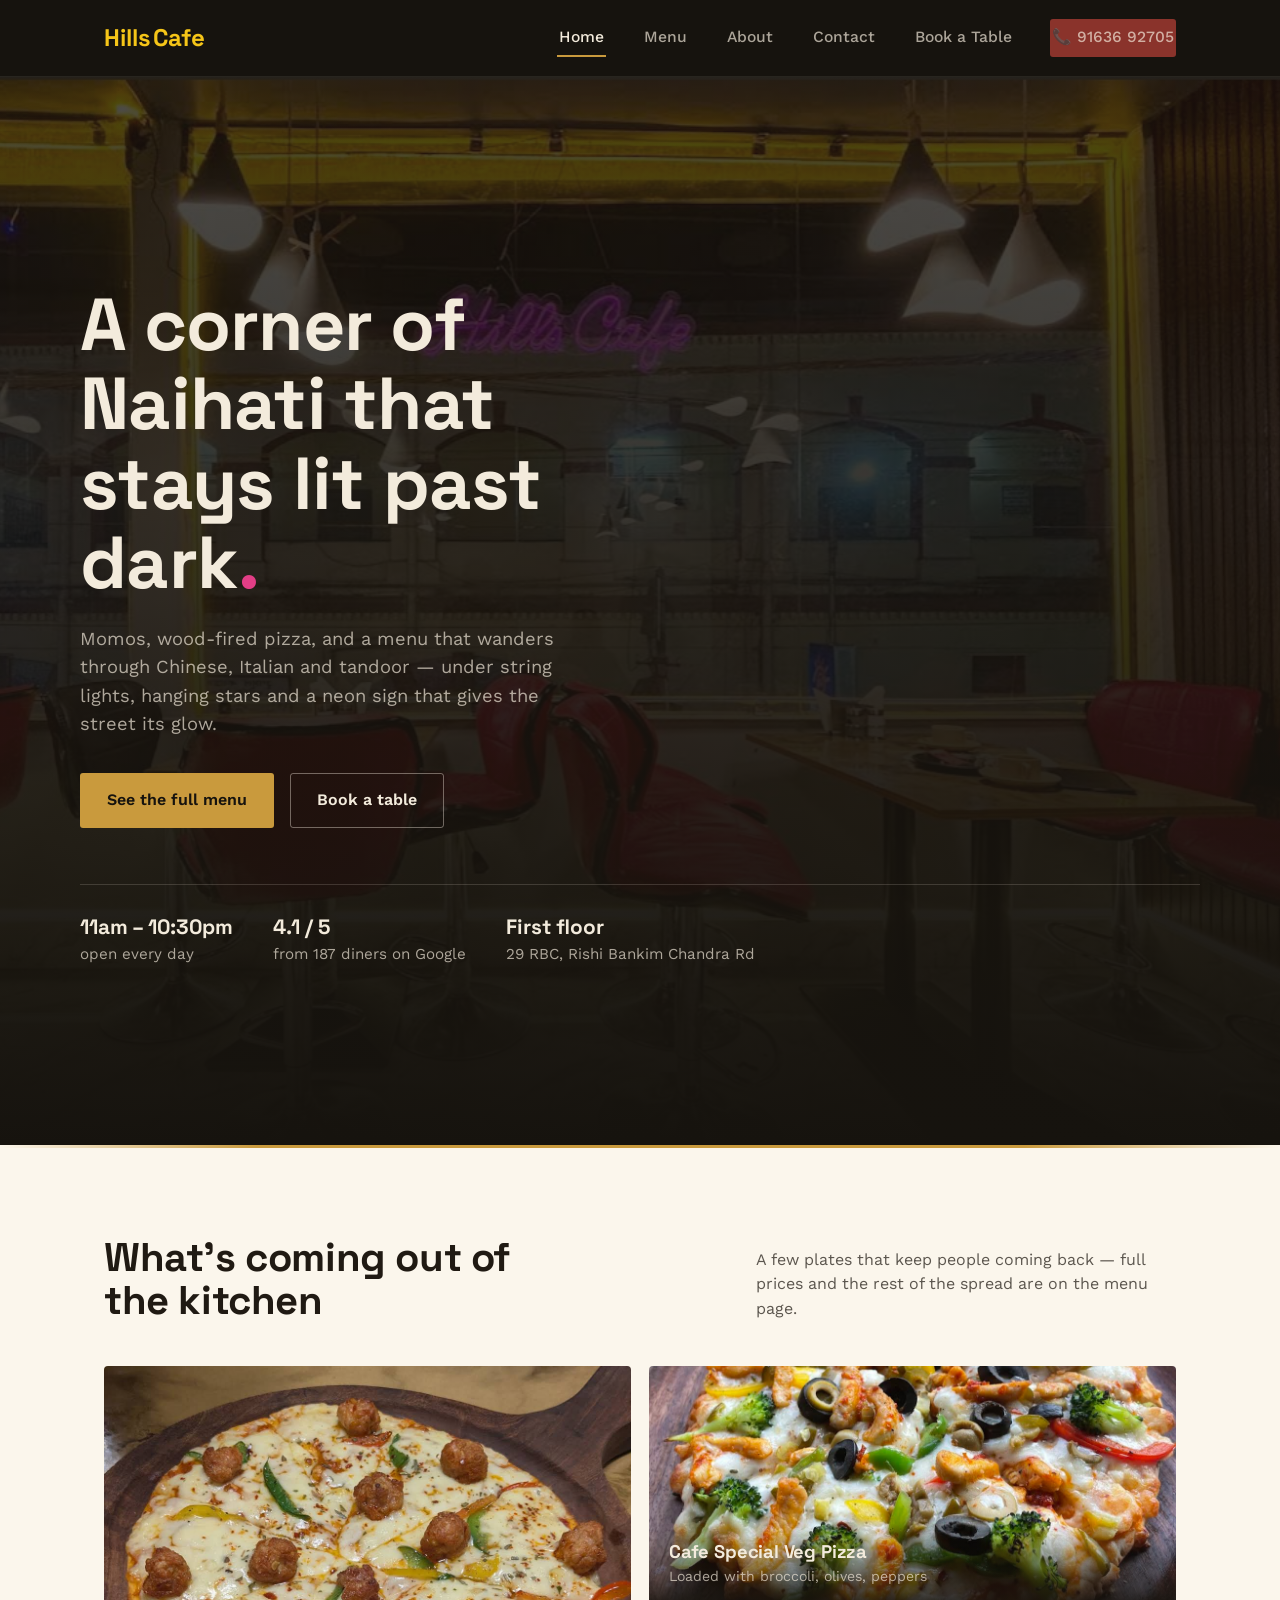
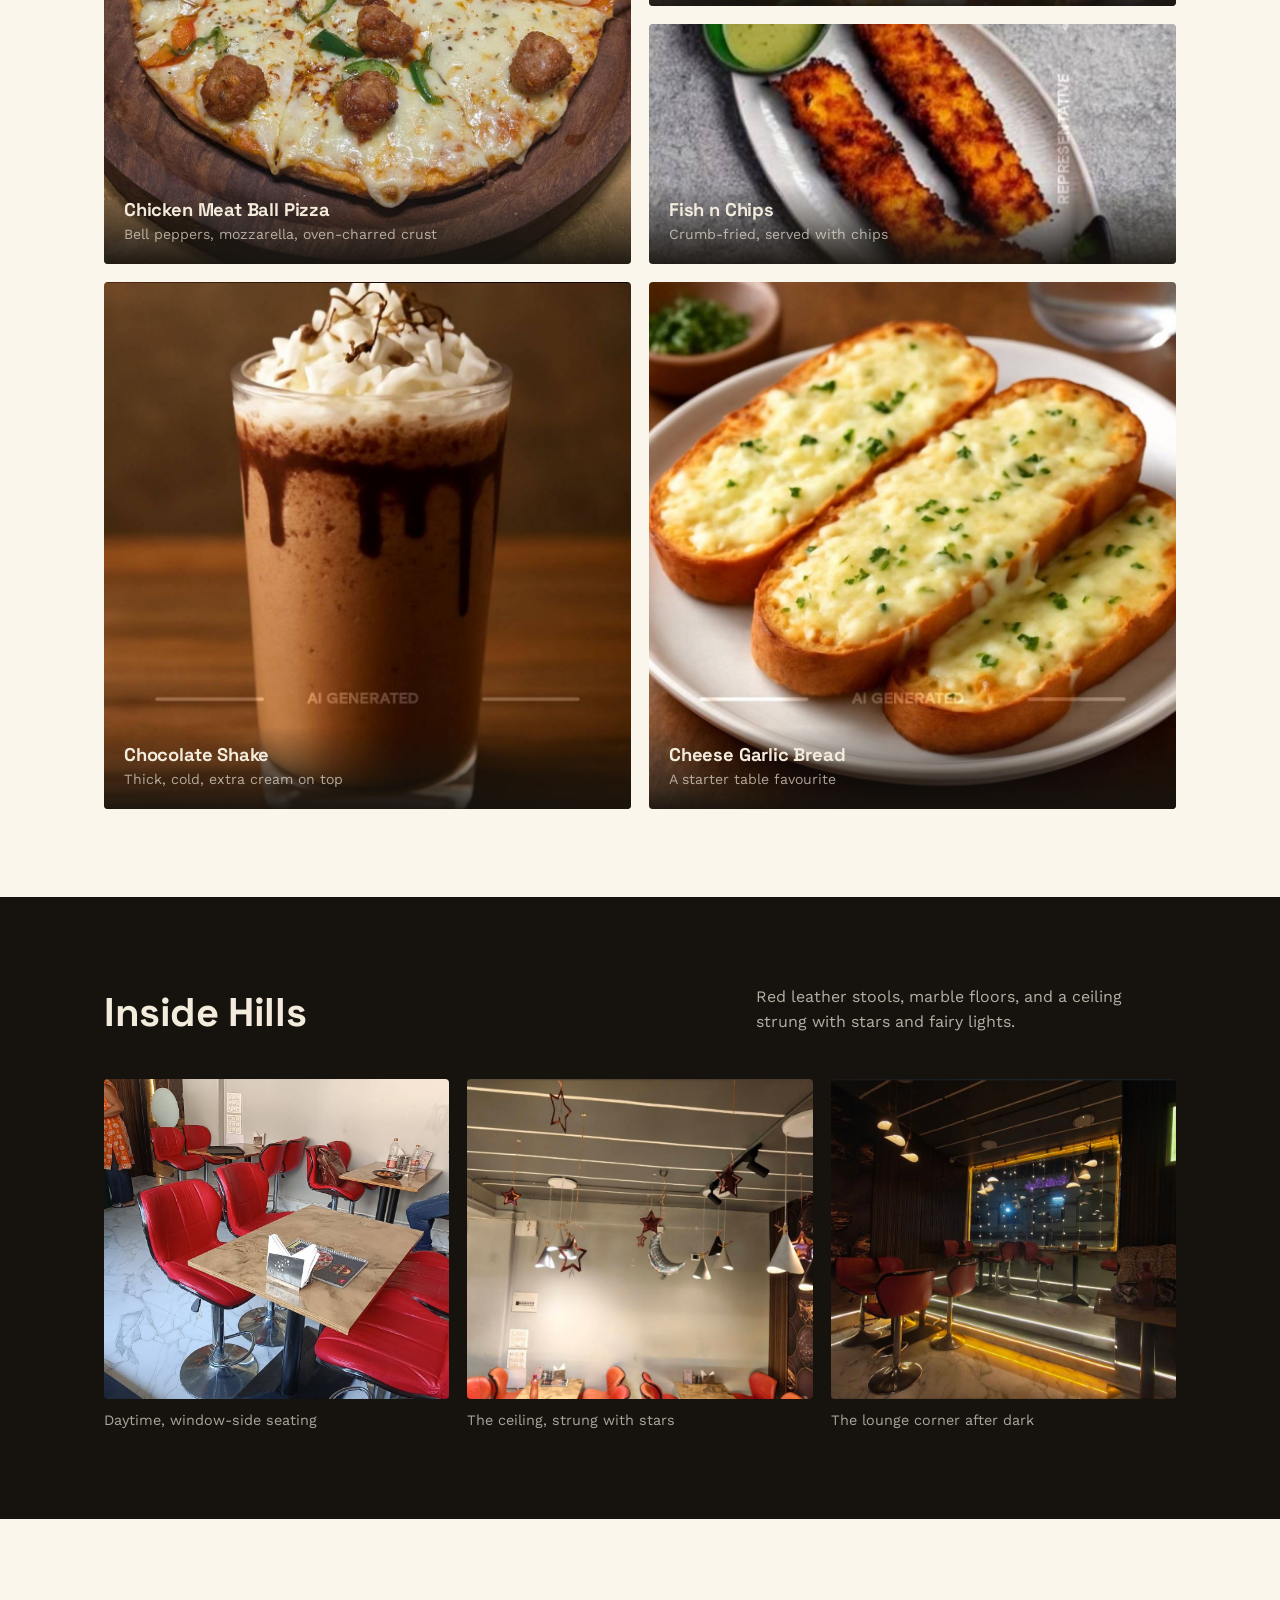
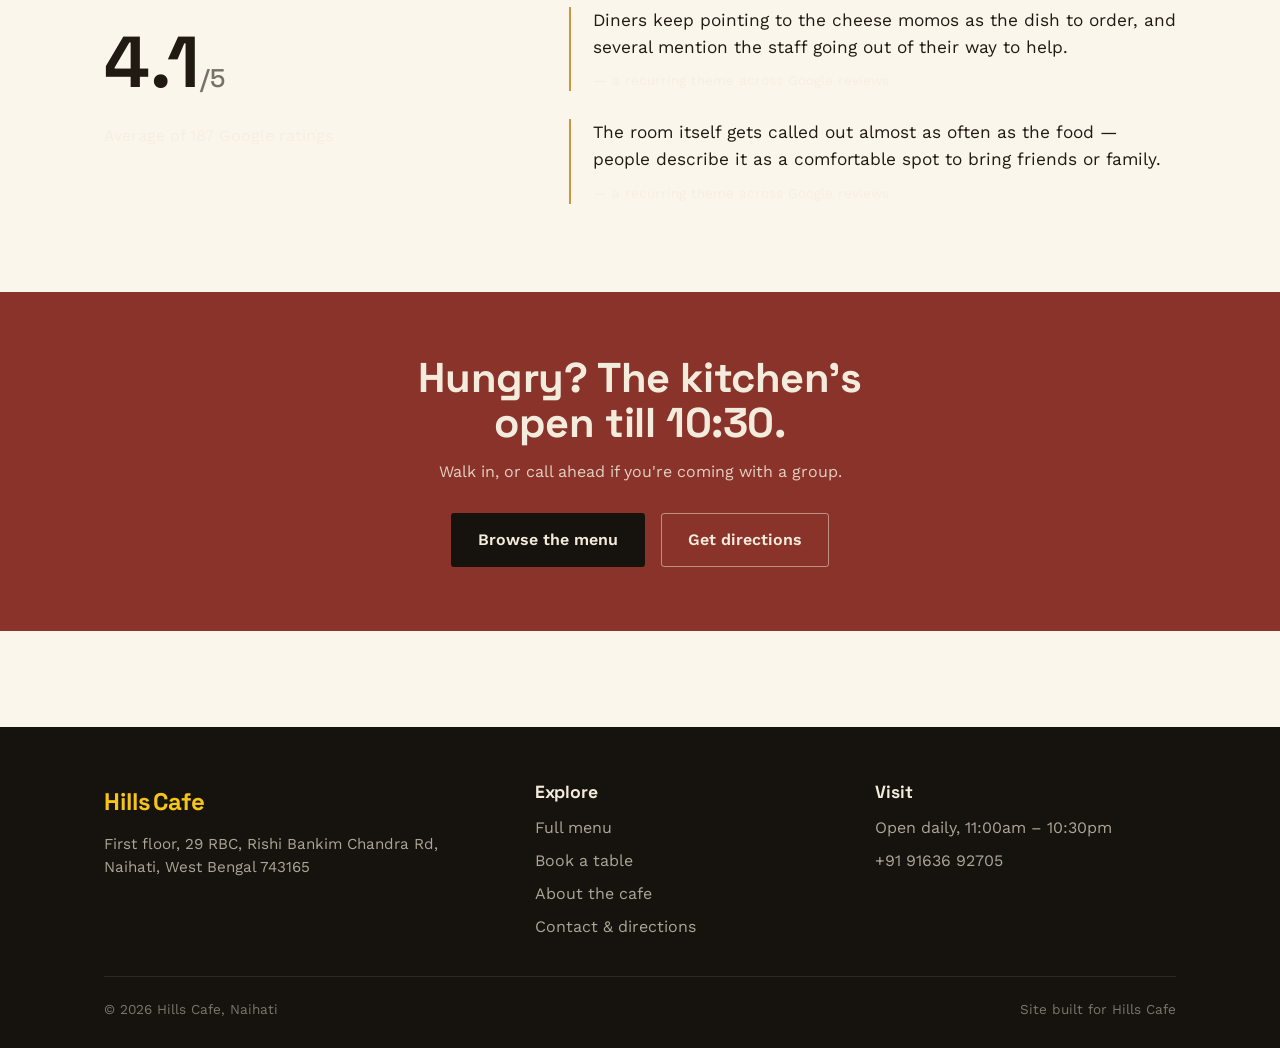
<file: index.html>
<!DOCTYPE html>
<html lang="en">
<head>
<meta charset="UTF-8">
<meta name="viewport" content="width=device-width, initial-scale=1.0">
<title>Hills Cafe — Naihati</title>
<meta name="description" content="Hills Cafe in Naihati — momos, wood-fired pizza, Chinese and continental plates, open every day 11am to 10:30pm.">
<link rel="preconnect" href="https://fonts.googleapis.com">
<link href="https://fonts.googleapis.com/css2?family=Space+Grotesk:wght@500;700&family=Work+Sans:wght@400;500;600;700&display=swap" rel="stylesheet">
<link rel="stylesheet" href="css/style.css">
</head>
<body>

<header class="site-header">
  <div class="wrap">
    <a href="index.html" class="logo">Hills<span>Cafe</span></a>
    <nav class="main-nav">
      <a href="index.html" aria-current="page">Home</a>
      <a href="menu.html">Menu</a>
      <a href="about.html">About</a>
      <a href="contact.html">Contact</a>
      <a href="booking.html">Book a Table</a>
      <a class="nav-call" href="tel:+919163692705">📞 91636 92705</a>
    </nav>
    <button class="nav-toggle" aria-label="Toggle menu">☰</button>
  </div>
</header>

<section class="hero">
  <div class="hero-media"><img src="assets/neon-sign-window.jpg" alt="Hills Cafe neon sign glowing in the window at night"></div>
  <div class="wrap hero-content">
    <h1>A corner of Naihati that stays lit past dark<span class="accent">.</span></h1>
    <p class="hero-sub">Momos, wood-fired pizza, and a menu that wanders through Chinese, Italian and tandoor — under string lights, hanging stars and a neon sign that gives the street its glow.</p>
    <div class="hero-actions">
      <a href="menu.html" class="btn btn-primary">See the full menu</a>
      <a href="booking.html" class="btn btn-ghost">Book a table</a>
    </div>
    <div class="hero-facts">
      <div><strong>11am – 10:30pm</strong>open every day</div>
      <div><strong>4.1 / 5</strong>from 187 diners on Google</div>
      <div><strong>First floor</strong>29 RBC, Rishi Bankim Chandra Rd</div>
    </div>
  </div>
</section>
<div class="led-strip"></div>

<section>
  <div class="wrap">
    <div class="section-head">
      <h2>What's coming out of the kitchen</h2>
      <p>A few plates that keep people coming back — full prices and the rest of the spread are on the menu page.</p>
    </div>
    <div class="dish-grid">
      <div class="dish-card big">
        <img src="assets/meatball-pizza-2.jpg" alt="Chicken meatball pizza fresh from the oven">
        <div class="tag"><h3>Chicken Meat Ball Pizza</h3><p>Bell peppers, mozzarella, oven-charred crust</p></div>
      </div>
      <div class="dish-card small">
        <img src="assets/veg-pizza.jpg" alt="Vegetable pizza with broccoli, olives and peppers">
        <div class="tag"><h3>Cafe Special Veg Pizza</h3><p>Loaded with broccoli, olives, peppers</p></div>
      </div>
      <div class="dish-card small">
        <img src="assets/fish-fingers.jpg" alt="Crispy fish fingers with a mango salsa dip">
        <div class="tag"><h3>Fish n Chips</h3><p>Crumb-fried, served with chips</p></div>
      </div>
      <div class="dish-card small">
        <img src="assets/choco-shake.jpg" alt="Chocolate shake topped with whipped cream">
        <div class="tag"><h3>Chocolate Shake</h3><p>Thick, cold, extra cream on top</p></div>
      </div>
      <div class="dish-card small">
        <img src="assets/garlic-bread.jpg" alt="Cheese garlic bread slices">
        <div class="tag"><h3>Cheese Garlic Bread</h3><p>A starter table favourite</p></div>
      </div>
    </div>
  </div>
</section>

<section class="section-dark">
  <div class="wrap">
    <div class="section-head">
      <h2>Inside Hills</h2>
      <p>Red leather stools, marble floors, and a ceiling strung with stars and fairy lights.</p>
    </div>
    <div class="gallery-strip">
      <figure>
        <img src="assets/interior-day-seating.jpg" alt="Red leather stools and marble-top tables by day">
        <figcaption>Daytime, window-side seating</figcaption>
      </figure>
      <figure>
        <img src="assets/ceiling-stars-1.jpg" alt="Hanging stars and moon decor on the ceiling">
        <figcaption>The ceiling, strung with stars</figcaption>
      </figure>
      <figure>
        <img src="assets/interior-night-lounge.jpg" alt="Cafe lounge corner lit up at night">
        <figcaption>The lounge corner after dark</figcaption>
      </figure>
    </div>
  </div>
</section>

<section>
  <div class="wrap review-block">
    <div>
      <div class="review-score">4.1<span class="of5">/5</span></div>
      <p class="review-score-label">Average of 187 Google ratings</p>
    </div>
    <div class="review-quotes">
      <div class="review-quote">
        <p>Diners keep pointing to the cheese momos as the dish to order, and several mention the staff going out of their way to help.</p>
        <span>— a recurring theme across Google reviews</span>
      </div>
      <div class="review-quote">
        <p>The room itself gets called out almost as often as the food — people describe it as a comfortable spot to bring friends or family.</p>
        <span>— a recurring theme across Google reviews</span>
      </div>
    </div>
  </div>
</section>

<div class="cta-band">
  <div class="wrap">
    <h2>Hungry? The kitchen's open till 10:30.</h2>
    <p>Walk in, or call ahead if you're coming with a group.</p>
    <div class="hero-actions">
      <a href="menu.html" class="btn btn-dark">Browse the menu</a>
      <a href="contact.html" class="btn btn-ghost" style="border-color:rgba(243,235,220,0.5)">Get directions</a>
    </div>
  </div>
</div>

<footer class="site-footer">
  <div class="wrap">
    <div class="footer-grid">
      <div>
        <div class="logo">Hills<span>Cafe</span></div>
        <p>First floor, 29 RBC, Rishi Bankim Chandra Rd,<br>Naihati, West Bengal 743165</p>
      </div>
      <div>
        <h3>Explore</h3>
        <ul class="footer-list">
          <li><a href="menu.html">Full menu</a></li>
          <li><a href="booking.html">Book a table</a></li>
          <li><a href="about.html">About the cafe</a></li>
          <li><a href="contact.html">Contact &amp; directions</a></li>
        </ul>
      </div>
      <div>
        <h3>Visit</h3>
        <ul class="footer-list">
          <li>Open daily, 11:00am – 10:30pm</li>
          <li><a href="tel:+919163692705">+91 91636 92705</a></li>
        </ul>
      </div>
    </div>
    <div class="footer-bottom">
      <span>© 2026 Hills Cafe, Naihati</span>
      <span>Site built for Hills Cafe</span>
    </div>
  </div>
</footer>

<script src="js/main.js"></script>
</body>
</html>
</file>
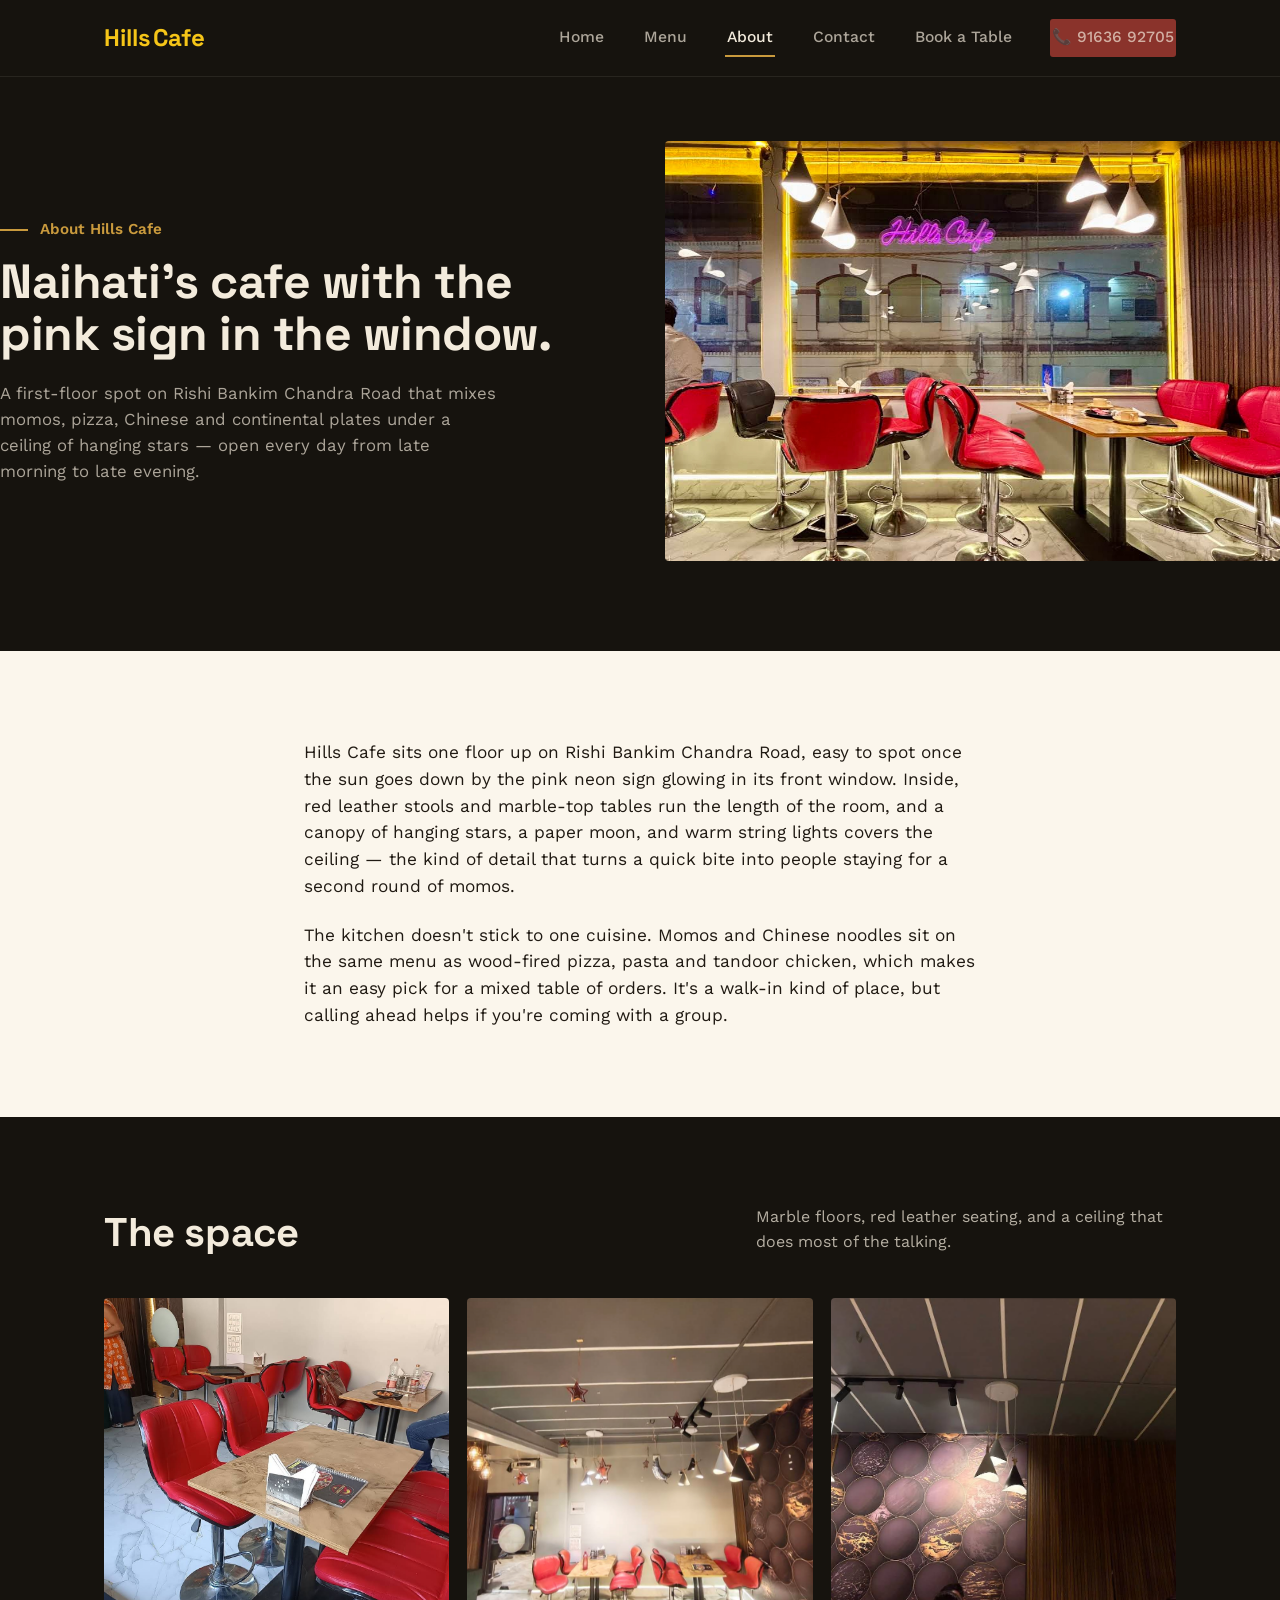
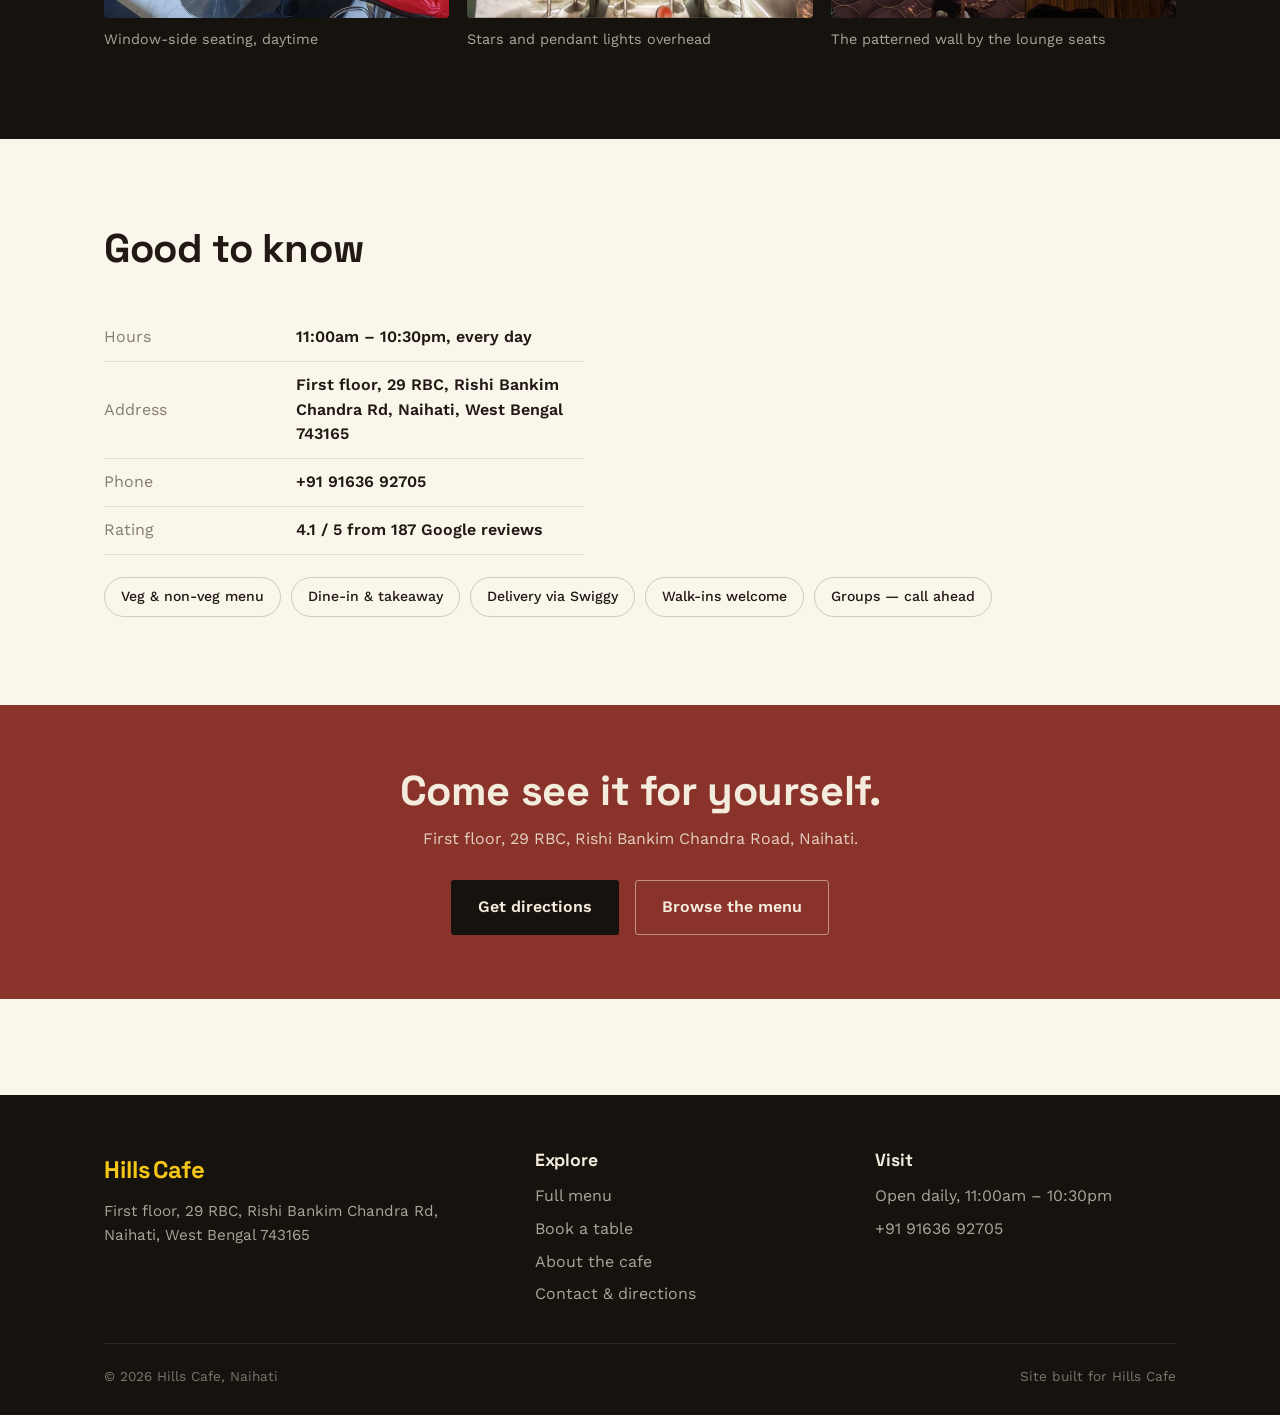
<file: about.html>
<!DOCTYPE html>
<html lang="en">
<head>
<meta charset="UTF-8">
<meta name="viewport" content="width=device-width, initial-scale=1.0">
<title>About — Hills Cafe</title>
<meta name="description" content="The story and the space behind Hills Cafe in Naihati.">
<link rel="preconnect" href="https://fonts.googleapis.com">
<link href="https://fonts.googleapis.com/css2?family=Space+Grotesk:wght@500;700&family=Work+Sans:wght@400;500;600;700&display=swap" rel="stylesheet">
<link rel="stylesheet" href="css/style.css">
</head>
<body>

<header class="site-header">
  <div class="wrap">
    <a href="index.html" class="logo">Hills<span>Cafe</span></a>
    <nav class="main-nav">
      <a href="index.html">Home</a>
      <a href="menu.html">Menu</a>
      <a href="about.html" aria-current="page">About</a>
      <a href="contact.html">Contact</a>
      <a href="booking.html">Book a Table</a>
      <a class="nav-call" href="tel:+919163692705">📞 91636 92705</a>
    </nav>
    <button class="nav-toggle" aria-label="Toggle menu">☰</button>
  </div>
</header>

<section class="about-hero">
  <div class="wrap" style="display:contents;">
    <div>
      <div class="eyebrow-line" style="color:var(--gold)">About Hills Cafe</div>
      <h1>Naihati's cafe with the pink sign in the window.</h1>
      <p>A first-floor spot on Rishi Bankim Chandra Road that mixes momos, pizza, Chinese and continental plates under a ceiling of hanging stars — open every day from late morning to late evening.</p>
    </div>
    <img src="assets/neon-sign-window.jpg" alt="Hills Cafe neon sign in the window at night">
  </div>
</section>

<section>
  <div class="wrap about-story">
    <p>Hills Cafe sits one floor up on Rishi Bankim Chandra Road, easy to spot once the sun goes down by the pink neon sign glowing in its front window. Inside, red leather stools and marble-top tables run the length of the room, and a canopy of hanging stars, a paper moon, and warm string lights covers the ceiling — the kind of detail that turns a quick bite into people staying for a second round of momos.</p>
    <p>The kitchen doesn't stick to one cuisine. Momos and Chinese noodles sit on the same menu as wood-fired pizza, pasta and tandoor chicken, which makes it an easy pick for a mixed table of orders. It's a walk-in kind of place, but calling ahead helps if you're coming with a group.</p>
  </div>
</section>

<section class="section-dark">
  <div class="wrap">
    <div class="section-head">
      <h2>The space</h2>
      <p>Marble floors, red leather seating, and a ceiling that does most of the talking.</p>
    </div>
    <div class="gallery-strip">
      <figure>
        <img src="assets/interior-day-seating.jpg" alt="Red leather stools and marble tables">
        <figcaption>Window-side seating, daytime</figcaption>
      </figure>
      <figure>
        <img src="assets/ceiling-stars-2.jpg" alt="Hanging stars and pendant lights on the ceiling">
        <figcaption>Stars and pendant lights overhead</figcaption>
      </figure>
      <figure>
        <img src="assets/wall-pattern.jpg" alt="Circular patterned wall panel with pendant lighting">
        <figcaption>The patterned wall by the lounge seats</figcaption>
      </figure>
    </div>
  </div>
</section>

<section>
  <div class="wrap">
    <div class="section-head">
      <h2>Good to know</h2>
    </div>
    <table class="info-table">
      <tr><td>Hours</td><td>11:00am – 10:30pm, every day</td></tr>
      <tr><td>Address</td><td>First floor, 29 RBC, Rishi Bankim Chandra Rd, Naihati, West Bengal 743165</td></tr>
      <tr><td>Phone</td><td><a href="tel:+919163692705">+91 91636 92705</a></td></tr>
      <tr><td>Rating</td><td>4.1 / 5 from 187 Google reviews</td></tr>
    </table>
    <div class="pill-list">
      <span>Veg &amp; non-veg menu</span>
      <span>Dine-in &amp; takeaway</span>
      <span>Delivery via Swiggy</span>
      <span>Walk-ins welcome</span>
      <span>Groups — call ahead</span>
    </div>
  </div>
</section>

<div class="cta-band">
  <div class="wrap">
    <h2>Come see it for yourself.</h2>
    <p>First floor, 29 RBC, Rishi Bankim Chandra Road, Naihati.</p>
    <div class="hero-actions">
      <a href="contact.html" class="btn btn-dark">Get directions</a>
      <a href="menu.html" class="btn btn-ghost" style="border-color:rgba(243,235,220,0.5)">Browse the menu</a>
    </div>
  </div>
</div>

<footer class="site-footer">
  <div class="wrap">
    <div class="footer-grid">
      <div>
        <div class="logo">Hills<span>Cafe</span></div>
        <p>First floor, 29 RBC, Rishi Bankim Chandra Rd,<br>Naihati, West Bengal 743165</p>
      </div>
      <div>
        <h3>Explore</h3>
        <ul class="footer-list">
          <li><a href="menu.html">Full menu</a></li>
          <li><a href="booking.html">Book a table</a></li>
          <li><a href="about.html">About the cafe</a></li>
          <li><a href="contact.html">Contact &amp; directions</a></li>
        </ul>
      </div>
      <div>
        <h3>Visit</h3>
        <ul class="footer-list">
          <li>Open daily, 11:00am – 10:30pm</li>
          <li><a href="tel:+919163692705">+91 91636 92705</a></li>
        </ul>
      </div>
    </div>
    <div class="footer-bottom">
      <span>© 2026 Hills Cafe, Naihati</span>
      <span>Site built for Hills Cafe</span>
    </div>
  </div>
</footer>

<script src="js/main.js"></script>
</body>
</html>
</file>
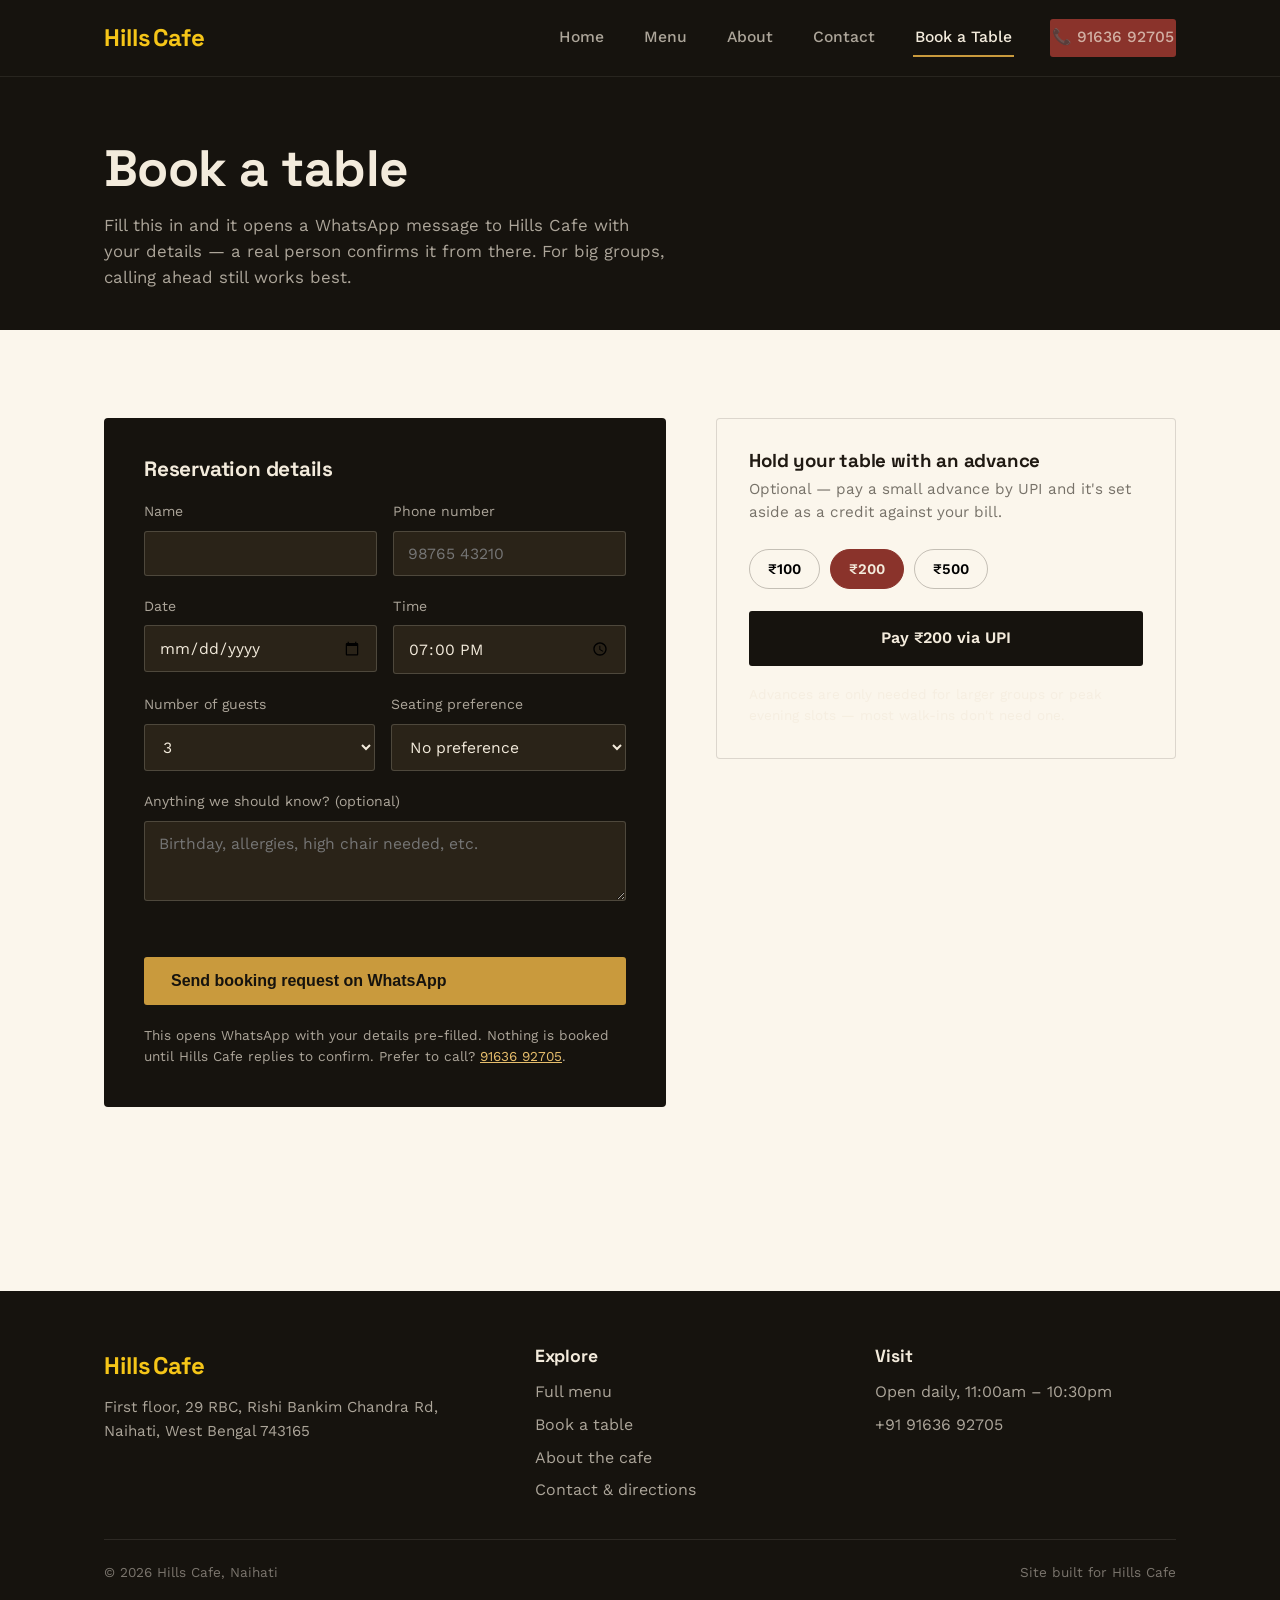
<file: booking.html>
<!DOCTYPE html>
<html lang="en">
<head>
<meta charset="UTF-8">
<meta name="viewport" content="width=device-width, initial-scale=1.0">
<title>Book a Table — Hills Cafe</title>
<meta name="description" content="Reserve a table at Hills Cafe, Naihati, and pay an advance to hold your booking.">
<link rel="preconnect" href="https://fonts.googleapis.com">
<link href="https://fonts.googleapis.com/css2?family=Space+Grotesk:wght@500;700&family=Work+Sans:wght@400;500;600;700&display=swap" rel="stylesheet">
<link rel="stylesheet" href="css/style.css">
</head>
<body>

<header class="site-header">
  <div class="wrap">
    <a href="index.html" class="logo">Hills<span>Cafe</span></a>
    <nav class="main-nav">
      <a href="index.html">Home</a>
      <a href="menu.html">Menu</a>
      <a href="about.html">About</a>
      <a href="contact.html">Contact</a>
      <a href="booking.html" aria-current="page">Book a Table</a>
      <a class="nav-call" href="tel:+919163692705">📞 91636 92705</a>
    </nav>
    <button class="nav-toggle" aria-label="Toggle menu">☰</button>
  </div>
</header>

<section class="menu-hero">
  <div class="wrap">
    <h1>Book a table</h1>
    <p>Fill this in and it opens a WhatsApp message to Hills Cafe with your details — a real person confirms it from there. For big groups, calling ahead still works best.</p>
  </div>
</section>

<section>
  <div class="wrap booking-grid">

    <div>
      <form class="booking-form" id="booking-form" novalidate>
        <h3>Reservation details</h3>

        <div class="form-row">
          <div class="field">
            <label for="name">Name</label>
            <input type="text" id="name" name="name" required>
          </div>
          <div class="field">
            <label for="phone">Phone number</label>
            <input type="tel" id="phone" name="phone" placeholder="98765 43210" required>
          </div>
        </div>

        <div class="form-row">
          <div class="field">
            <label for="date">Date</label>
            <input type="date" id="date" name="date" required>
          </div>
          <div class="field">
            <label for="time">Time</label>
            <input type="time" id="time" name="time" value="19:00" required>
          </div>
        </div>

        <div class="form-row">
          <div class="field">
            <label for="guests">Number of guests</label>
            <select id="guests" name="guests">
              <option>1</option><option>2</option><option selected>3</option><option>4</option>
              <option>5</option><option>6</option><option>7</option><option>8+</option>
            </select>
          </div>
          <div class="field">
            <label for="seating">Seating preference</label>
            <select id="seating" name="seating">
              <option>No preference</option>
              <option>Window / marble tables</option>
              <option>Lounge corner</option>
            </select>
          </div>
        </div>

        <div class="field">
          <label for="notes">Anything we should know? (optional)</label>
          <textarea id="notes" name="notes" placeholder="Birthday, allergies, high chair needed, etc."></textarea>
        </div>

        <p class="form-error" id="form-error"></p>

        <button type="submit" class="btn btn-primary">Send booking request on WhatsApp</button>
        <p class="form-note">This opens WhatsApp with your details pre-filled. Nothing is booked until Hills Cafe replies to confirm. Prefer to call? <a href="tel:+919163692705" style="text-decoration:underline; color:var(--gold-bright);">91636 92705</a>.</p>
      </form>

      <div class="confirm-panel" id="confirm-panel">
        <strong>Message ready.</strong> WhatsApp should have opened in a new tab with your booking request. If it didn't open, make sure WhatsApp is installed, or call us directly at <a href="tel:+919163692705">91636 92705</a>.
      </div>
    </div>

    <div class="payment-card">
      <h3>Hold your table with an advance</h3>
      <p class="sub">Optional — pay a small advance by UPI and it's set aside as a credit against your bill.</p>

      <div class="amount-options" id="amount-options">
        <button type="button" data-amount="100">₹100</button>
        <button type="button" data-amount="200" class="active">₹200</button>
        <button type="button" data-amount="500">₹500</button>
      </div>

      <a class="btn btn-dark" id="upi-pay-btn" href="#" style="width:100%; justify-content:center;">Pay ₹200 via UPI</a>

      <div class="payment-status" id="payment-status">
        Online payment isn't switched on for Hills Cafe yet — this button will start working as soon as a UPI ID is added. For now, please pay the advance in person or ask the staff for a payment link when you call.
      </div>

      <p class="form-note" style="margin-top:18px;">Advances are only needed for larger groups or peak evening slots — most walk-ins don't need one.</p>
    </div>

  </div>
</section>

<footer class="site-footer">
  <div class="wrap">
    <div class="footer-grid">
      <div>
        <div class="logo">Hills<span>Cafe</span></div>
        <p>First floor, 29 RBC, Rishi Bankim Chandra Rd,<br>Naihati, West Bengal 743165</p>
      </div>
      <div>
        <h3>Explore</h3>
        <ul class="footer-list">
          <li><a href="menu.html">Full menu</a></li>
          <li><a href="booking.html">Book a table</a></li>
          <li><a href="about.html">About the cafe</a></li>
          <li><a href="contact.html">Contact &amp; directions</a></li>
        </ul>
      </div>
      <div>
        <h3>Visit</h3>
        <ul class="footer-list">
          <li>Open daily, 11:00am – 10:30pm</li>
          <li><a href="tel:+919163692705">+91 91636 92705</a></li>
        </ul>
      </div>
    </div>
    <div class="footer-bottom">
      <span>© 2026 Hills Cafe, Naihati</span>
      <span>Site built for Hills Cafe</span>
    </div>
  </div>
</footer>

<script src="js/main.js"></script>
<script src="js/booking.js"></script>
</body>
</html>
</file>
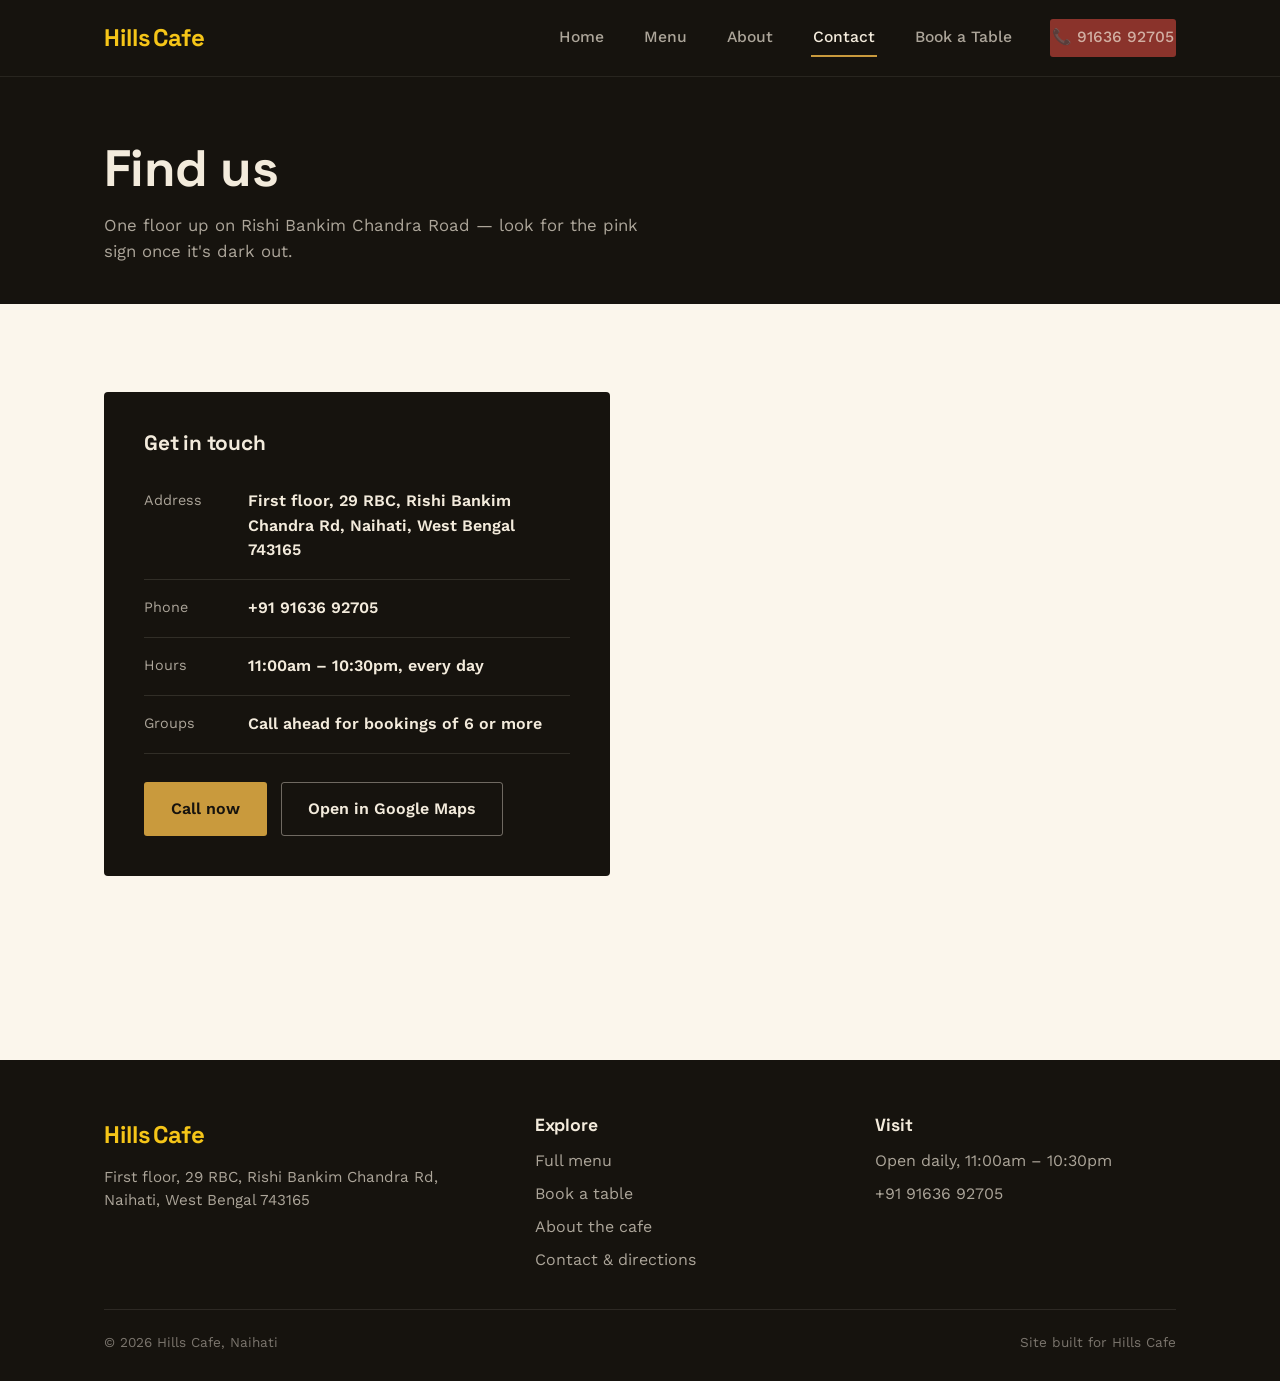
<file: contact.html>
<!DOCTYPE html>
<html lang="en">
<head>
<meta charset="UTF-8">
<meta name="viewport" content="width=device-width, initial-scale=1.0">
<title>Contact — Hills Cafe</title>
<meta name="description" content="Find Hills Cafe in Naihati — address, phone number, hours and directions.">
<link rel="preconnect" href="https://fonts.googleapis.com">
<link href="https://fonts.googleapis.com/css2?family=Space+Grotesk:wght@500;700&family=Work+Sans:wght@400;500;600;700&display=swap" rel="stylesheet">
<link rel="stylesheet" href="css/style.css">
</head>
<body>

<header class="site-header">
  <div class="wrap">
    <a href="index.html" class="logo">Hills<span>Cafe</span></a>
    <nav class="main-nav">
      <a href="index.html">Home</a>
      <a href="menu.html">Menu</a>
      <a href="about.html">About</a>
      <a href="contact.html" aria-current="page">Contact</a>
      <a href="booking.html">Book a Table</a>
      <a class="nav-call" href="tel:+919163692705">📞 91636 92705</a>
    </nav>
    <button class="nav-toggle" aria-label="Toggle menu">☰</button>
  </div>
</header>

<section class="menu-hero">
  <div class="wrap">
    <h1>Find us</h1>
    <p>One floor up on Rishi Bankim Chandra Road — look for the pink sign once it's dark out.</p>
  </div>
</section>

<section>
  <div class="wrap contact-grid">
    <div class="contact-card">
      <h3>Get in touch</h3>
      <div class="contact-row">
        <span class="k">Address</span>
        <span class="v">First floor, 29 RBC, Rishi Bankim Chandra Rd, Naihati, West Bengal 743165</span>
      </div>
      <div class="contact-row">
        <span class="k">Phone</span>
        <span class="v"><a href="tel:+919163692705">+91 91636 92705</a></span>
      </div>
      <div class="contact-row">
        <span class="k">Hours</span>
        <span class="v">11:00am – 10:30pm, every day</span>
      </div>
      <div class="contact-row">
        <span class="k">Groups</span>
        <span class="v">Call ahead for bookings of 6 or more</span>
      </div>
      <div style="margin-top:28px; display:flex; gap:14px; flex-wrap:wrap;">
        <a href="tel:+919163692705" class="btn btn-primary">Call now</a>
        <a href="https://maps.app.goo.gl/bLt1empQnU9Ba5QFA" class="btn btn-ghost" target="_blank" rel="noopener">Open in Google Maps</a>
      </div>
    </div>
    <iframe class="map-embed" loading="lazy" src="https://www.google.com/maps?q=Hills+Cafe,+29+RBC,+Rishi+Bankim+Chandra+Rd,+Naihati,+West+Bengal+743165&output=embed" title="Map showing Hills Cafe location in Naihati"></iframe>
  </div>
</section>

<footer class="site-footer">
  <div class="wrap">
    <div class="footer-grid">
      <div>
        <div class="logo">Hills<span>Cafe</span></div>
        <p>First floor, 29 RBC, Rishi Bankim Chandra Rd,<br>Naihati, West Bengal 743165</p>
      </div>
      <div>
        <h3>Explore</h3>
        <ul class="footer-list">
          <li><a href="menu.html">Full menu</a></li>
          <li><a href="booking.html">Book a table</a></li>
          <li><a href="about.html">About the cafe</a></li>
          <li><a href="contact.html">Contact &amp; directions</a></li>
        </ul>
      </div>
      <div>
        <h3>Visit</h3>
        <ul class="footer-list">
          <li>Open daily, 11:00am – 10:30pm</li>
          <li><a href="tel:+919163692705">+91 91636 92705</a></li>
        </ul>
      </div>
    </div>
    <div class="footer-bottom">
      <span>© 2026 Hills Cafe, Naihati</span>
      <span>Site built for Hills Cafe</span>
    </div>
  </div>
</footer>

<script src="js/main.js"></script>
</body>
</html>
</file>
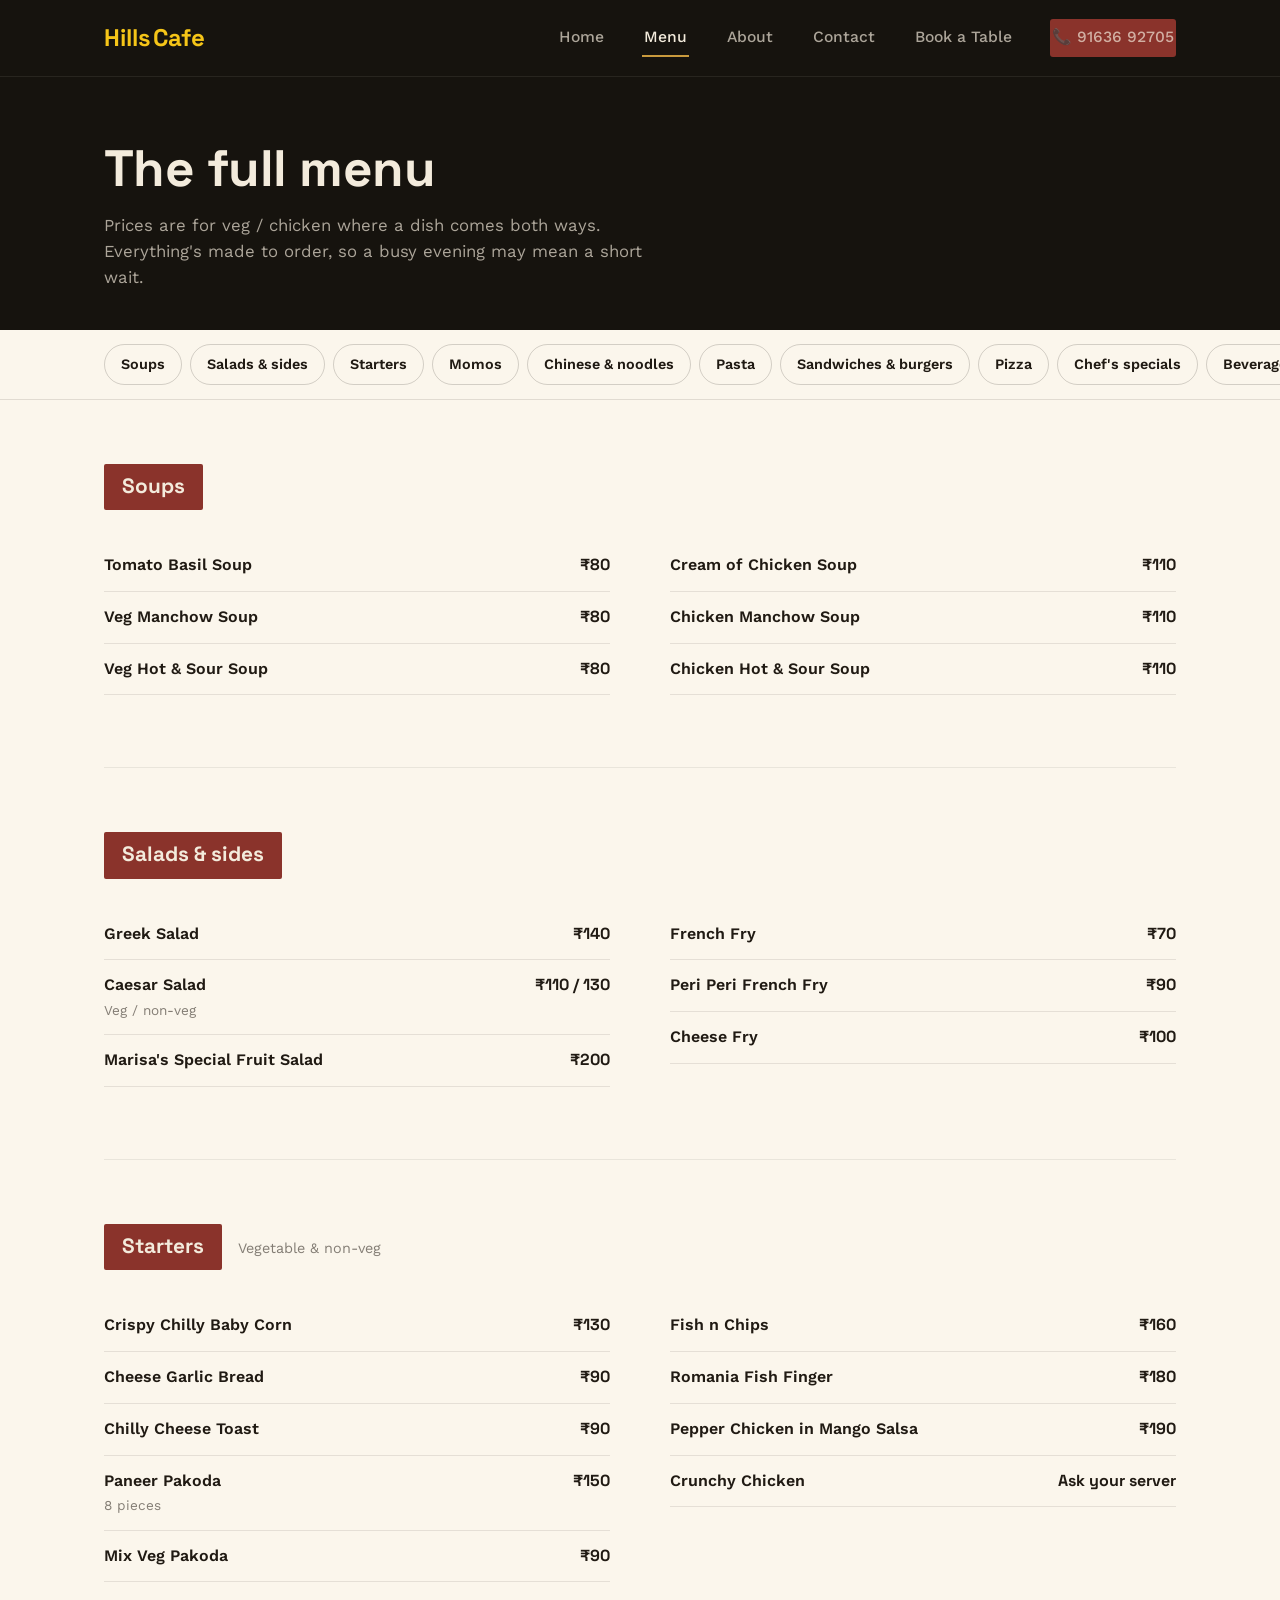
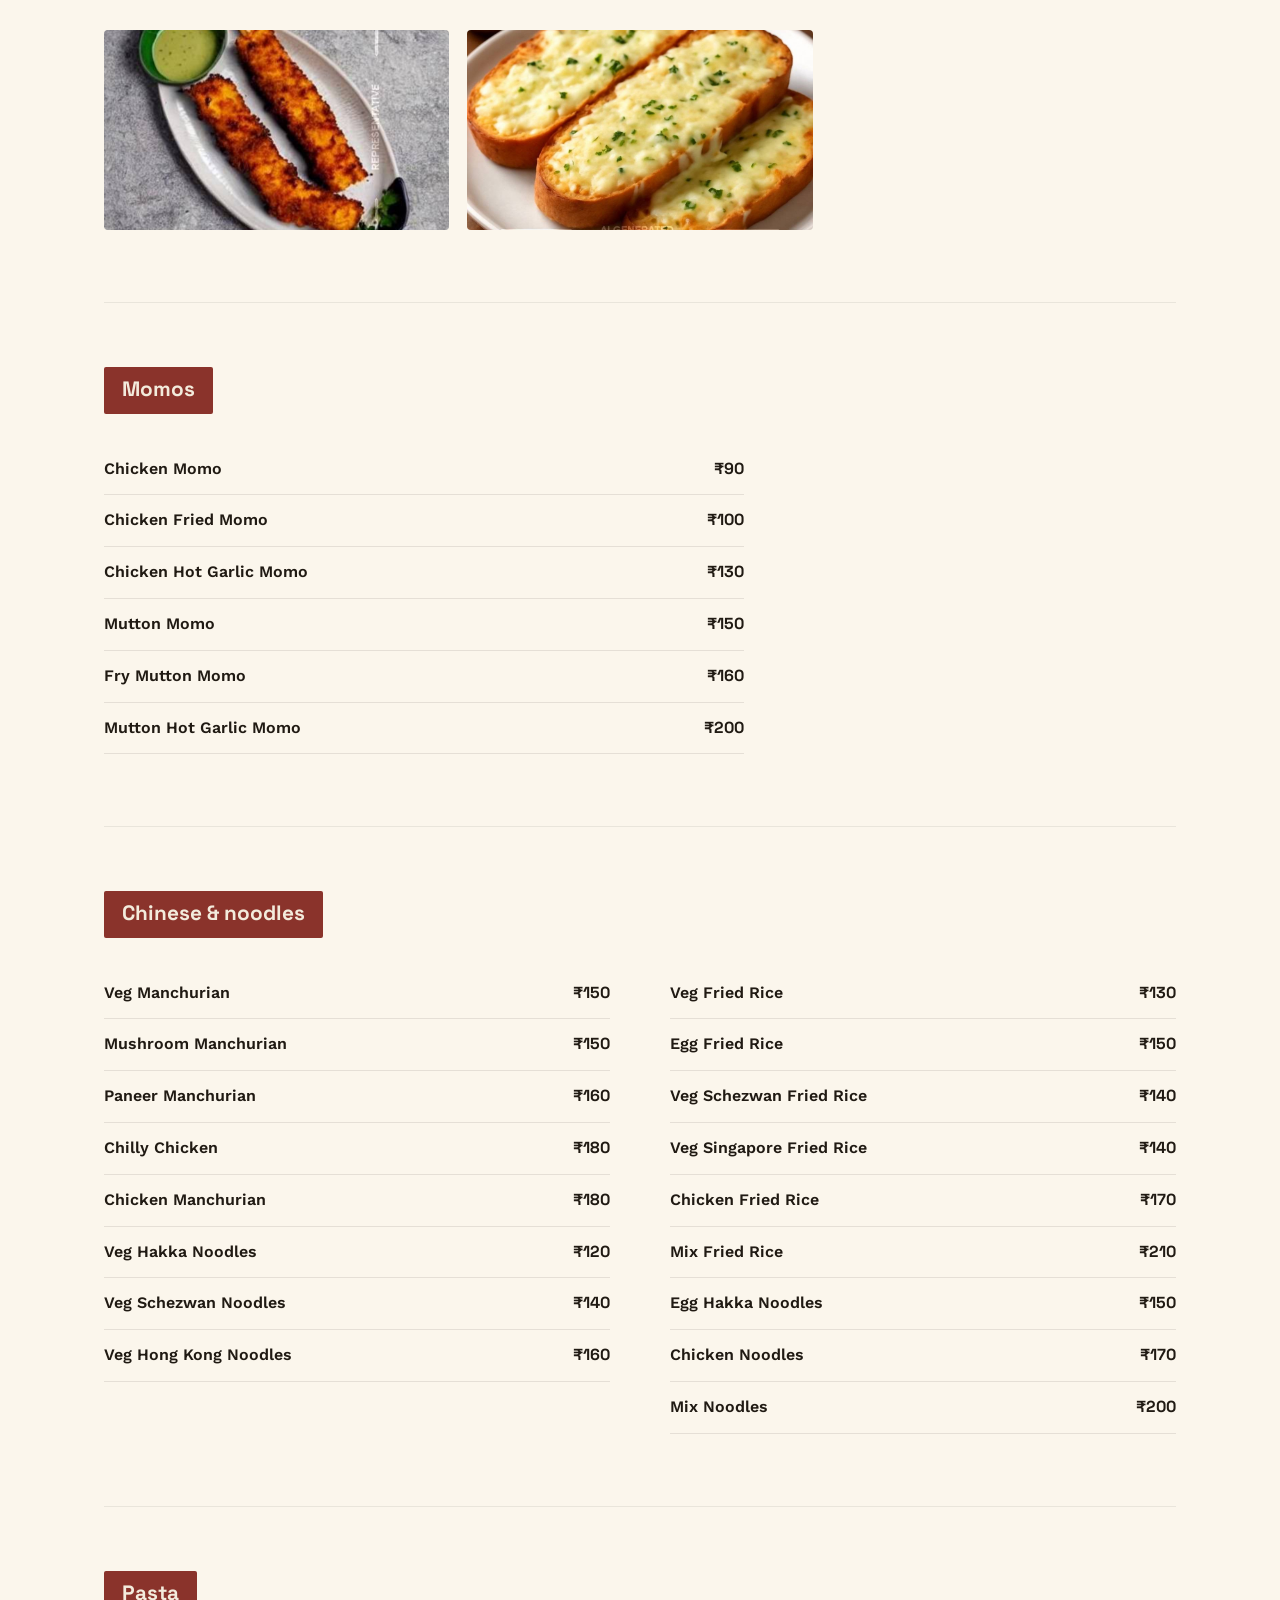
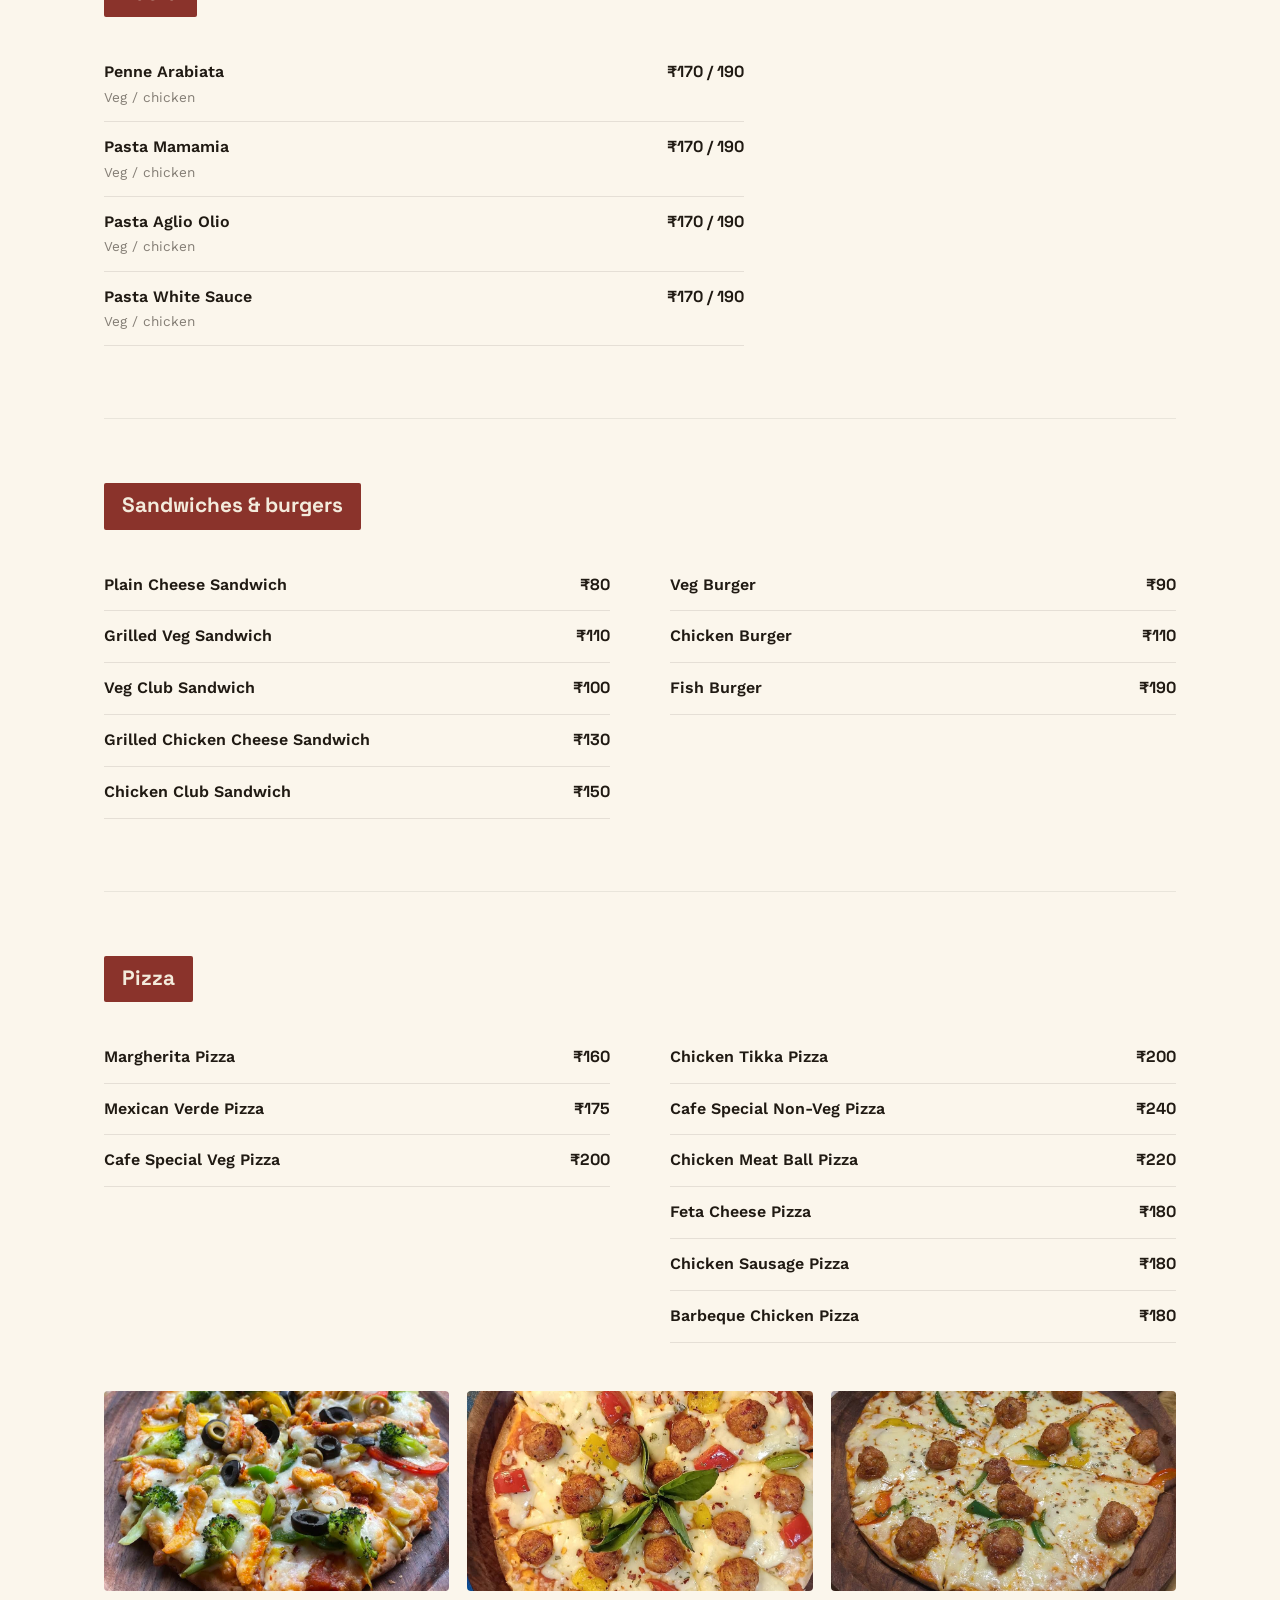
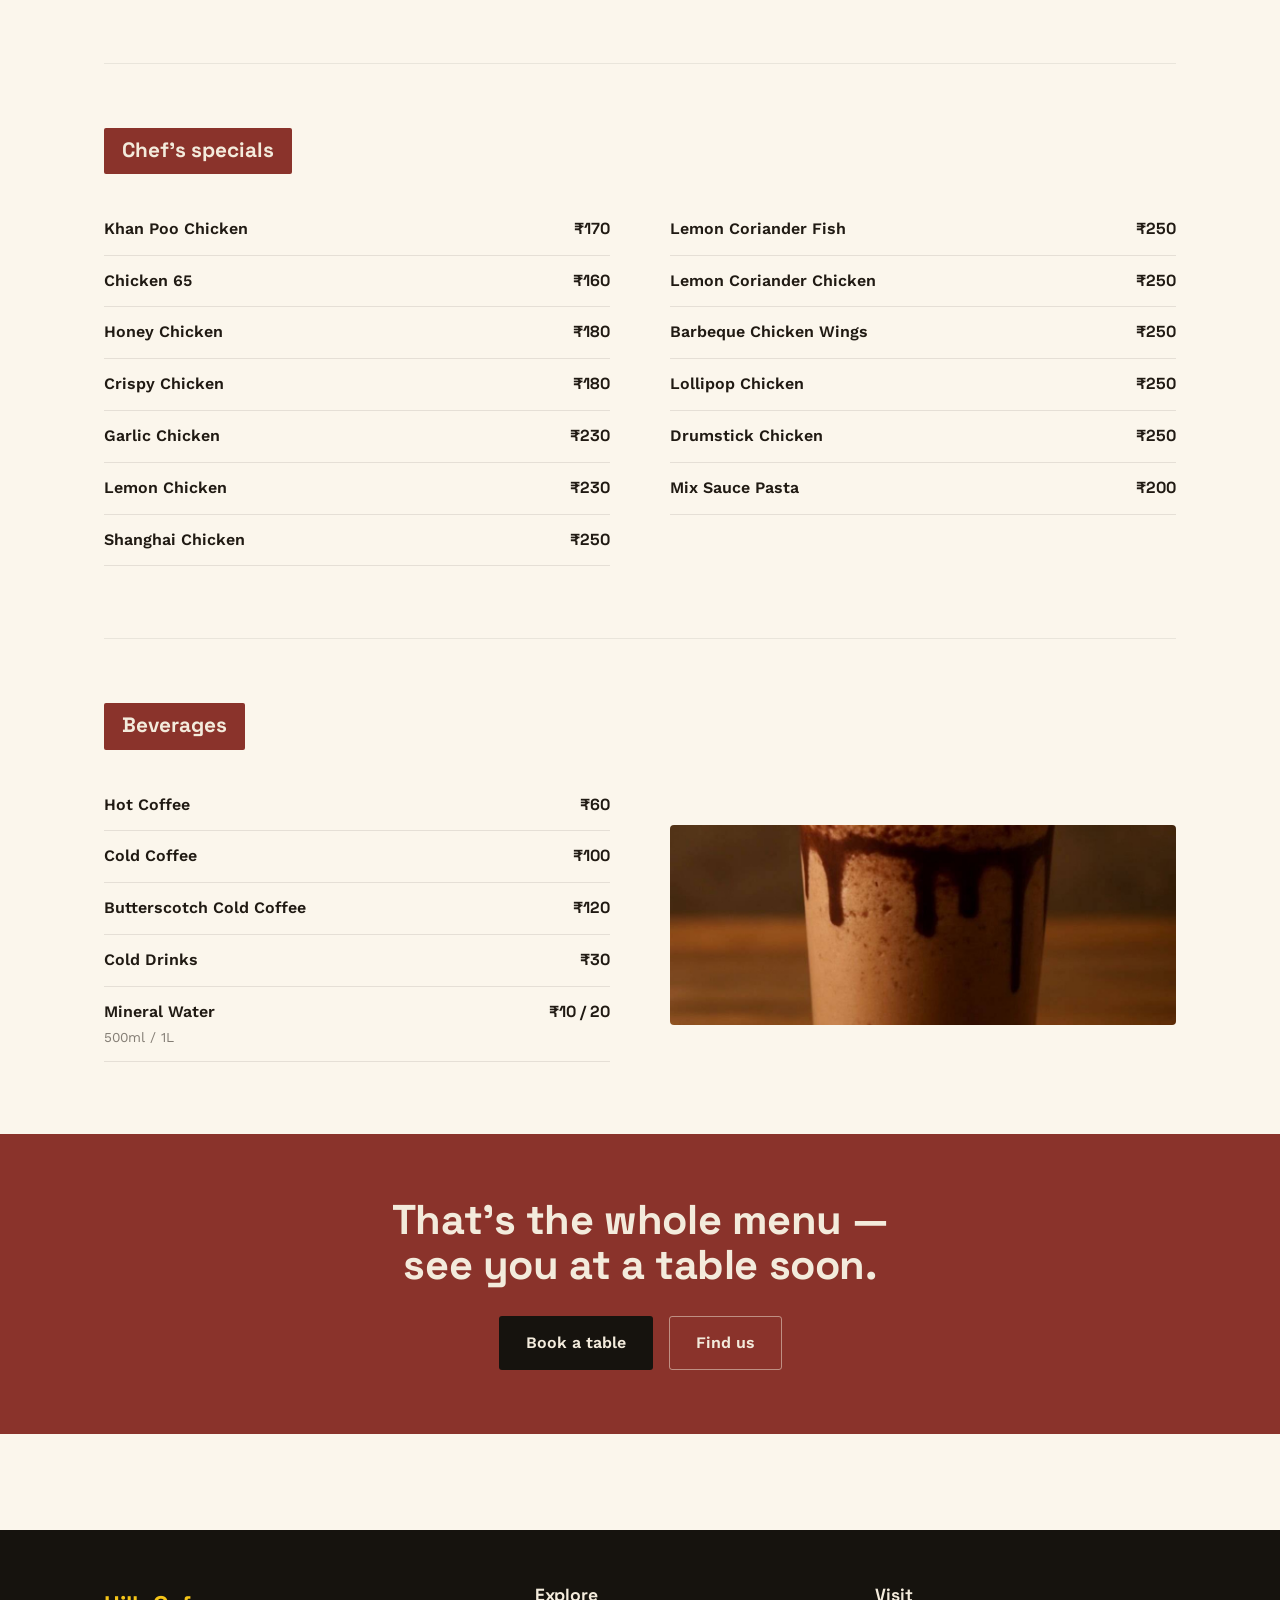
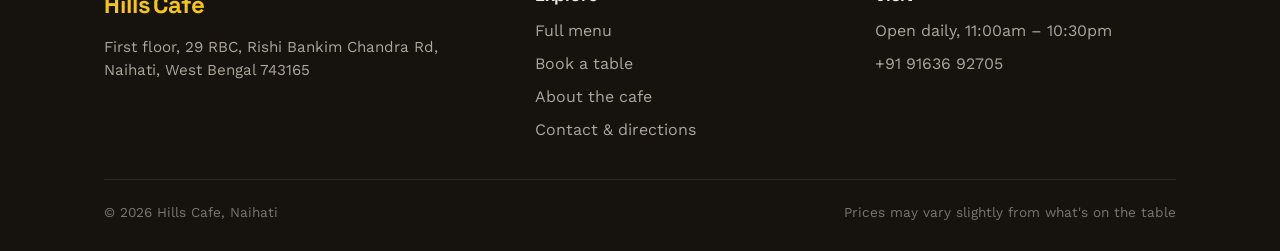
<file: menu.html>
<!DOCTYPE html>
<html lang="en">
<head>
<meta charset="UTF-8">
<meta name="viewport" content="width=device-width, initial-scale=1.0">
<title>Menu — Hills Cafe</title>
<meta name="description" content="Full menu for Hills Cafe, Naihati — momos, pizza, Chinese, pasta, sandwiches, soups, salads and chef's specials.">
<link rel="preconnect" href="https://fonts.googleapis.com">
<link href="https://fonts.googleapis.com/css2?family=Space+Grotesk:wght@500;700&family=Work+Sans:wght@400;500;600;700&display=swap" rel="stylesheet">
<link rel="stylesheet" href="css/style.css">
</head>
<body>

<header class="site-header">
  <div class="wrap">
    <a href="index.html" class="logo">Hills<span>Cafe</span></a>
    <nav class="main-nav">
      <a href="index.html">Home</a>
      <a href="menu.html" aria-current="page">Menu</a>
      <a href="about.html">About</a>
      <a href="contact.html">Contact</a>
      <a href="booking.html">Book a Table</a>
      <a class="nav-call" href="tel:+919163692705">📞 91636 92705</a>
    </nav>
    <button class="nav-toggle" aria-label="Toggle menu">☰</button>
  </div>
</header>

<section class="menu-hero">
  <div class="wrap">
    <h1>The full menu</h1>
    <p>Prices are for veg / chicken where a dish comes both ways. Everything's made to order, so a busy evening may mean a short wait.</p>
  </div>
</section>

<nav class="menu-jump">
  <div class="wrap">
    <a href="#soups">Soups</a>
    <a href="#salads">Salads &amp; sides</a>
    <a href="#vegetable">Starters</a>
    <a href="#momos">Momos</a>
    <a href="#chinese">Chinese &amp; noodles</a>
    <a href="#pasta">Pasta</a>
    <a href="#sandwiches">Sandwiches &amp; burgers</a>
    <a href="#pizza">Pizza</a>
    <a href="#specials">Chef's specials</a>
    <a href="#beverages">Beverages</a>
  </div>
</nav>

<div class="wrap">

  <section class="menu-section" id="soups">
    <div class="menu-section-head"><span class="ribbon">Soups</span></div>
    <div class="menu-columns">
      <ul class="menu-list">
        <li class="menu-item"><span class="name">Tomato Basil Soup</span><span class="price">₹80</span></li>
        <li class="menu-item"><span class="name">Veg Manchow Soup</span><span class="price">₹80</span></li>
        <li class="menu-item"><span class="name">Veg Hot &amp; Sour Soup</span><span class="price">₹80</span></li>
      </ul>
      <ul class="menu-list">
        <li class="menu-item"><span class="name">Cream of Chicken Soup</span><span class="price">₹110</span></li>
        <li class="menu-item"><span class="name">Chicken Manchow Soup</span><span class="price">₹110</span></li>
        <li class="menu-item"><span class="name">Chicken Hot &amp; Sour Soup</span><span class="price">₹110</span></li>
      </ul>
    </div>
  </section>

  <section class="menu-section" id="salads">
    <div class="menu-section-head"><span class="ribbon">Salads &amp; sides</span></div>
    <div class="menu-columns">
      <ul class="menu-list">
        <li class="menu-item"><span class="name">Greek Salad</span><span class="price">₹140</span></li>
        <li class="menu-item"><span class="name">Caesar Salad<span class="desc">Veg / non-veg</span></span><span class="price">₹110 / 130</span></li>
        <li class="menu-item"><span class="name">Marisa's Special Fruit Salad</span><span class="price">₹200</span></li>
      </ul>
      <ul class="menu-list">
        <li class="menu-item"><span class="name">French Fry</span><span class="price">₹70</span></li>
        <li class="menu-item"><span class="name">Peri Peri French Fry</span><span class="price">₹90</span></li>
        <li class="menu-item"><span class="name">Cheese Fry</span><span class="price">₹100</span></li>
      </ul>
    </div>
  </section>

  <section class="menu-section" id="vegetable">
    <div class="menu-section-head"><span class="ribbon">Starters</span><span class="note">Vegetable &amp; non-veg</span></div>
    <div class="menu-columns">
      <ul class="menu-list">
        <li class="menu-item"><span class="name">Crispy Chilly Baby Corn</span><span class="price">₹130</span></li>
        <li class="menu-item"><span class="name">Cheese Garlic Bread</span><span class="price">₹90</span></li>
        <li class="menu-item"><span class="name">Chilly Cheese Toast</span><span class="price">₹90</span></li>
        <li class="menu-item"><span class="name">Paneer Pakoda<span class="desc">8 pieces</span></span><span class="price">₹150</span></li>
        <li class="menu-item"><span class="name">Mix Veg Pakoda</span><span class="price">₹90</span></li>
      </ul>
      <ul class="menu-list">
        <li class="menu-item"><span class="name">Fish n Chips</span><span class="price">₹160</span></li>
        <li class="menu-item"><span class="name">Romania Fish Finger</span><span class="price">₹180</span></li>
        <li class="menu-item"><span class="name">Pepper Chicken in Mango Salsa</span><span class="price">₹190</span></li>
        <li class="menu-item"><span class="name">Crunchy Chicken</span><span class="price">Ask your server</span></li>
      </ul>
    </div>
    <div class="menu-photo-break">
      <img src="assets/fish-fingers.jpg" alt="Crispy fish fingers with dip">
      <img src="assets/garlic-bread.jpg" alt="Cheese garlic bread">
    </div>
  </section>

  <section class="menu-section" id="momos">
    <div class="menu-section-head"><span class="ribbon">Momos</span></div>
    <div class="menu-columns single">
      <ul class="menu-list">
        <li class="menu-item"><span class="name">Chicken Momo</span><span class="price">₹90</span></li>
        <li class="menu-item"><span class="name">Chicken Fried Momo</span><span class="price">₹100</span></li>
        <li class="menu-item"><span class="name">Chicken Hot Garlic Momo</span><span class="price">₹130</span></li>
        <li class="menu-item"><span class="name">Mutton Momo</span><span class="price">₹150</span></li>
        <li class="menu-item"><span class="name">Fry Mutton Momo</span><span class="price">₹160</span></li>
        <li class="menu-item"><span class="name">Mutton Hot Garlic Momo</span><span class="price">₹200</span></li>
      </ul>
    </div>
  </section>

  <section class="menu-section" id="chinese">
    <div class="menu-section-head"><span class="ribbon">Chinese &amp; noodles</span></div>
    <div class="menu-columns">
      <ul class="menu-list">
        <li class="menu-item"><span class="name">Veg Manchurian</span><span class="price">₹150</span></li>
        <li class="menu-item"><span class="name">Mushroom Manchurian</span><span class="price">₹150</span></li>
        <li class="menu-item"><span class="name">Paneer Manchurian</span><span class="price">₹160</span></li>
        <li class="menu-item"><span class="name">Chilly Chicken</span><span class="price">₹180</span></li>
        <li class="menu-item"><span class="name">Chicken Manchurian</span><span class="price">₹180</span></li>
        <li class="menu-item"><span class="name">Veg Hakka Noodles</span><span class="price">₹120</span></li>
        <li class="menu-item"><span class="name">Veg Schezwan Noodles</span><span class="price">₹140</span></li>
        <li class="menu-item"><span class="name">Veg Hong Kong Noodles</span><span class="price">₹160</span></li>
      </ul>
      <ul class="menu-list">
        <li class="menu-item"><span class="name">Veg Fried Rice</span><span class="price">₹130</span></li>
        <li class="menu-item"><span class="name">Egg Fried Rice</span><span class="price">₹150</span></li>
        <li class="menu-item"><span class="name">Veg Schezwan Fried Rice</span><span class="price">₹140</span></li>
        <li class="menu-item"><span class="name">Veg Singapore Fried Rice</span><span class="price">₹140</span></li>
        <li class="menu-item"><span class="name">Chicken Fried Rice</span><span class="price">₹170</span></li>
        <li class="menu-item"><span class="name">Mix Fried Rice</span><span class="price">₹210</span></li>
        <li class="menu-item"><span class="name">Egg Hakka Noodles</span><span class="price">₹150</span></li>
        <li class="menu-item"><span class="name">Chicken Noodles</span><span class="price">₹170</span></li>
        <li class="menu-item"><span class="name">Mix Noodles</span><span class="price">₹200</span></li>
      </ul>
    </div>
  </section>

  <section class="menu-section" id="pasta">
    <div class="menu-section-head"><span class="ribbon">Pasta</span></div>
    <div class="menu-columns single">
      <ul class="menu-list">
        <li class="menu-item"><span class="name">Penne Arabiata<span class="desc">Veg / chicken</span></span><span class="price">₹170 / 190</span></li>
        <li class="menu-item"><span class="name">Pasta Mamamia<span class="desc">Veg / chicken</span></span><span class="price">₹170 / 190</span></li>
        <li class="menu-item"><span class="name">Pasta Aglio Olio<span class="desc">Veg / chicken</span></span><span class="price">₹170 / 190</span></li>
        <li class="menu-item"><span class="name">Pasta White Sauce<span class="desc">Veg / chicken</span></span><span class="price">₹170 / 190</span></li>
      </ul>
    </div>
  </section>

  <section class="menu-section" id="sandwiches">
    <div class="menu-section-head"><span class="ribbon">Sandwiches &amp; burgers</span></div>
    <div class="menu-columns">
      <ul class="menu-list">
        <li class="menu-item"><span class="name">Plain Cheese Sandwich</span><span class="price">₹80</span></li>
        <li class="menu-item"><span class="name">Grilled Veg Sandwich</span><span class="price">₹110</span></li>
        <li class="menu-item"><span class="name">Veg Club Sandwich</span><span class="price">₹100</span></li>
        <li class="menu-item"><span class="name">Grilled Chicken Cheese Sandwich</span><span class="price">₹130</span></li>
        <li class="menu-item"><span class="name">Chicken Club Sandwich</span><span class="price">₹150</span></li>
      </ul>
      <ul class="menu-list">
        <li class="menu-item"><span class="name">Veg Burger</span><span class="price">₹90</span></li>
        <li class="menu-item"><span class="name">Chicken Burger</span><span class="price">₹110</span></li>
        <li class="menu-item"><span class="name">Fish Burger</span><span class="price">₹190</span></li>
      </ul>
    </div>
  </section>

  <section class="menu-section" id="pizza">
    <div class="menu-section-head"><span class="ribbon">Pizza</span></div>
    <div class="menu-columns">
      <ul class="menu-list">
        <li class="menu-item"><span class="name">Margherita Pizza</span><span class="price">₹160</span></li>
        <li class="menu-item"><span class="name">Mexican Verde Pizza</span><span class="price">₹175</span></li>
        <li class="menu-item"><span class="name">Cafe Special Veg Pizza</span><span class="price">₹200</span></li>
      </ul>
      <ul class="menu-list">
        <li class="menu-item"><span class="name">Chicken Tikka Pizza</span><span class="price">₹200</span></li>
        <li class="menu-item"><span class="name">Cafe Special Non-Veg Pizza</span><span class="price">₹240</span></li>
        <li class="menu-item"><span class="name">Chicken Meat Ball Pizza</span><span class="price">₹220</span></li>
        <li class="menu-item"><span class="name">Feta Cheese Pizza</span><span class="price">₹180</span></li>
        <li class="menu-item"><span class="name">Chicken Sausage Pizza</span><span class="price">₹180</span></li>
        <li class="menu-item"><span class="name">Barbeque Chicken Pizza</span><span class="price">₹180</span></li>
      </ul>
    </div>
    <div class="menu-photo-break">
      <img src="assets/veg-pizza.jpg" alt="Vegetable pizza with broccoli and olives">
      <img src="assets/meatball-pizza-1.jpg" alt="Chicken meatball pizza with basil">
      <img src="assets/meatball-pizza-2.jpg" alt="Chicken meatball pizza on a wooden board">
    </div>
  </section>

  <section class="menu-section" id="specials">
    <div class="menu-section-head"><span class="ribbon">Chef's specials</span></div>
    <div class="menu-columns">
      <ul class="menu-list">
        <li class="menu-item"><span class="name">Khan Poo Chicken</span><span class="price">₹170</span></li>
        <li class="menu-item"><span class="name">Chicken 65</span><span class="price">₹160</span></li>
        <li class="menu-item"><span class="name">Honey Chicken</span><span class="price">₹180</span></li>
        <li class="menu-item"><span class="name">Crispy Chicken</span><span class="price">₹180</span></li>
        <li class="menu-item"><span class="name">Garlic Chicken</span><span class="price">₹230</span></li>
        <li class="menu-item"><span class="name">Lemon Chicken</span><span class="price">₹230</span></li>
        <li class="menu-item"><span class="name">Shanghai Chicken</span><span class="price">₹250</span></li>
      </ul>
      <ul class="menu-list">
        <li class="menu-item"><span class="name">Lemon Coriander Fish</span><span class="price">₹250</span></li>
        <li class="menu-item"><span class="name">Lemon Coriander Chicken</span><span class="price">₹250</span></li>
        <li class="menu-item"><span class="name">Barbeque Chicken Wings</span><span class="price">₹250</span></li>
        <li class="menu-item"><span class="name">Lollipop Chicken</span><span class="price">₹250</span></li>
        <li class="menu-item"><span class="name">Drumstick Chicken</span><span class="price">₹250</span></li>
        <li class="menu-item"><span class="name">Mix Sauce Pasta</span><span class="price">₹200</span></li>
      </ul>
    </div>
  </section>

  <section class="menu-section" id="beverages">
    <div class="menu-section-head"><span class="ribbon">Beverages</span></div>
    <div class="menu-columns">
      <ul class="menu-list">
        <li class="menu-item"><span class="name">Hot Coffee</span><span class="price">₹60</span></li>
        <li class="menu-item"><span class="name">Cold Coffee</span><span class="price">₹100</span></li>
        <li class="menu-item"><span class="name">Butterscotch Cold Coffee</span><span class="price">₹120</span></li>
        <li class="menu-item"><span class="name">Cold Drinks</span><span class="price">₹30</span></li>
        <li class="menu-item"><span class="name">Mineral Water<span class="desc">500ml / 1L</span></span><span class="price">₹10 / 20</span></li>
      </ul>
      <div style="align-self:center">
        <img src="assets/choco-shake.jpg" alt="Chocolate shake" style="border-radius:4px;height:200px;width:100%;object-fit:cover;">
      </div>
    </div>
  </section>

</div>

<div class="cta-band">
  <div class="wrap">
    <h2>That's the whole menu — see you at a table soon.</h2>
    <div class="hero-actions">
      <a href="booking.html" class="btn btn-dark">Book a table</a>
      <a href="contact.html" class="btn btn-ghost" style="border-color:rgba(243,235,220,0.5)">Find us</a>
    </div>
  </div>
</div>

<footer class="site-footer">
  <div class="wrap">
    <div class="footer-grid">
      <div>
        <div class="logo">Hills<span>Cafe</span></div>
        <p>First floor, 29 RBC, Rishi Bankim Chandra Rd,<br>Naihati, West Bengal 743165</p>
      </div>
      <div>
        <h3>Explore</h3>
        <ul class="footer-list">
          <li><a href="menu.html">Full menu</a></li>
          <li><a href="booking.html">Book a table</a></li>
          <li><a href="about.html">About the cafe</a></li>
          <li><a href="contact.html">Contact &amp; directions</a></li>
        </ul>
      </div>
      <div>
        <h3>Visit</h3>
        <ul class="footer-list">
          <li>Open daily, 11:00am – 10:30pm</li>
          <li><a href="tel:+919163692705">+91 91636 92705</a></li>
        </ul>
      </div>
    </div>
    <div class="footer-bottom">
      <span>© 2026 Hills Cafe, Naihati</span>
      <span>Prices may vary slightly from what's on the table</span>
    </div>
  </div>
</footer>

<script src="js/main.js"></script>
</body>
</html>
</file>
<file: css/style.css>
/* ============================================================
   Hills Cafe — design tokens
   Grounded in the real space: charcoal ceiling + warm gold LED
   strip lighting, a magenta neon sign, deep red leather seating,
   marble floors, and hand-lettered red ribbon menu labels.
   ============================================================ */

:root {
  --ink: #16130E;          /* ceiling-dark background */
  --ink-soft: #201A13;     /* slightly lifted panel */
  --panel: #2A2318;        /* card surface on dark */
  --panel-line: rgba(244, 236, 223, 0.12);
  --cream: #F3EBDC;        /* marble-white text on dark */
  --cream-dim: rgba(243, 235, 220, 0.68);
  --gold: #C99A3D;         /* LED strip gold */
  --gold-bright: #E7BE6C;
  --magenta: #E23E86;      /* neon sign pink */
  --yellow: #F5C518;       /* logo yellow */
  --brick: #8A332B;        /* leather chair red */
  --brick-bright: #B2453A;
  --paper: #FBF6EC;        /* light section background */
  --paper-ink: #201A13;

  --font-display: "Space Grotesk", sans-serif;
  --font-body: "Work Sans", sans-serif;

  --max-width: 1120px;
}

* { box-sizing: border-box; }

html { scroll-behavior: smooth; }

body {
  margin: 0;
  background: var(--paper);
  color: var(--paper-ink);
  font-family: var(--font-body);
  font-size: 16px;
  line-height: 1.55;
  -webkit-font-smoothing: antialiased;
}

img { max-width: 100%; display: block; }

a { color: inherit; text-decoration: none; }

.wrap {
  max-width: var(--max-width);
  margin: 0 auto;
  padding: 0 24px;
}

h1, h2, h3 {
  font-family: var(--font-display);
  line-height: 1.08;
  margin: 0;
  letter-spacing: -0.01em;
}

p { margin: 0; }

.eyebrow-line {
  display: flex;
  align-items: center;
  gap: 12px;
  color: var(--gold);
  font-family: var(--font-body);
  font-weight: 600;
  font-size: 0.95rem;
  margin-bottom: 14px;
}
.eyebrow-line::before {
  content: "";
  width: 28px;
  height: 2px;
  background: var(--gold);
  display: inline-block;
}

/* ---------------- Header ---------------- */

.site-header {
  position: sticky;
  top: 0;
  z-index: 40;
  background: var(--ink);
  border-bottom: 1px solid rgba(244, 236, 223, 0.08);
}

.site-header .wrap {
  display: flex;
  align-items: center;
  justify-content: space-between;
  height: 76px;
}

.logo {
  font-family: var(--font-display);
  font-weight: 700;
  font-size: 1.5rem;
  color: var(--yellow);
  display: flex;
  align-items: baseline;
  gap: 2px;
}
.logo span { color: var(--yellow); }

.main-nav {
  display: flex;
  align-items: center;
  gap: 36px;
}

.main-nav a {
  color: var(--cream-dim);
  font-weight: 500;
  font-size: 0.98rem;
  padding: 6px 2px;
  border-bottom: 2px solid transparent;
  transition: color 0.15s ease, border-color 0.15s ease;
}
.main-nav a:hover,
.main-nav a[aria-current="page"] {
  color: var(--cream);
  border-color: var(--gold);
}

.nav-call {
  display: inline-flex;
  align-items: center;
  gap: 8px;
  background: var(--brick);
  color: var(--cream);
  padding: 10px 18px;
  border-radius: 3px;
  font-weight: 600;
  font-size: 0.92rem;
  white-space: nowrap;
}
.nav-call:hover { background: var(--brick-bright); }

.nav-toggle {
  display: none;
  background: none;
  border: 1px solid rgba(244,236,223,0.3);
  border-radius: 4px;
  width: 42px;
  height: 38px;
  color: var(--cream);
  font-size: 1.3rem;
  cursor: pointer;
}

@media (max-width: 860px) {
  .main-nav {
    position: absolute;
    top: 76px;
    left: 0;
    right: 0;
    background: var(--ink);
    flex-direction: column;
    align-items: flex-start;
    gap: 0;
    padding: 8px 24px 20px;
    border-bottom: 1px solid rgba(244,236,223,0.08);
    display: none;
  }
  .main-nav.open { display: flex; }
  .main-nav a { width: 100%; padding: 12px 0; border-bottom: 1px solid var(--panel-line); }
  .nav-call { margin-top: 10px; }
  .nav-toggle { display: block; }
}

/* ---------------- Footer ---------------- */

.site-footer {
  background: var(--ink);
  color: var(--cream-dim);
  padding: 56px 0 28px;
  margin-top: 96px;
}

.footer-grid {
  display: grid;
  grid-template-columns: 1.3fr 1fr 1fr;
  gap: 40px;
  padding-bottom: 36px;
  border-bottom: 1px solid rgba(244,236,223,0.1);
}

.footer-grid h3 {
  color: var(--cream);
  font-size: 1.1rem;
  margin-bottom: 14px;
}

.footer-grid .logo { margin-bottom: 12px; }

.footer-grid p, .footer-grid address { font-style: normal; font-size: 0.95rem; }

.footer-list { list-style: none; margin: 0; padding: 0; display: flex; flex-direction: column; gap: 8px; }
.footer-list a:hover { color: var(--gold-bright); }

.footer-bottom {
  padding-top: 22px;
  font-size: 0.85rem;
  display: flex;
  justify-content: space-between;
  flex-wrap: wrap;
  gap: 10px;
  color: rgba(244,236,223,0.45);
}

@media (max-width: 700px) {
  .footer-grid { grid-template-columns: 1fr; }
}

/* ---------------- Buttons ---------------- */

.btn {
  display: inline-flex;
  align-items: center;
  gap: 10px;
  padding: 14px 26px;
  border-radius: 3px;
  font-weight: 600;
  font-size: 1rem;
  border: 1px solid transparent;
  cursor: pointer;
}
.btn-primary { background: var(--gold); color: var(--ink); }
.btn-primary:hover { background: var(--gold-bright); }
.btn-ghost { border-color: rgba(244,236,223,0.4); color: var(--cream); }
.btn-ghost:hover { border-color: var(--cream); }
.btn-dark { background: var(--ink); color: var(--cream); }
.btn-dark:hover { background: var(--ink-soft); }

/* ---------------- Hero (home) ---------------- */

.hero {
  position: relative;
  background: var(--ink);
  color: var(--cream);
  overflow: hidden;
}

.hero-media {
  position: absolute;
  inset: 0;
}
.hero-media img {
  width: 100%; height: 100%; object-fit: cover;
  opacity: 0.55;
}
.hero-media::after {
  content: "";
  position: absolute; inset: 0;
  background: linear-gradient(180deg, rgba(22,19,14,0.55) 0%, rgba(22,19,14,0.88) 72%, var(--ink) 100%);
}

.hero-content {
  position: relative;
  padding: 120px 0 90px;
}

.hero-content h1 {
  font-size: clamp(2.6rem, 6vw, 4.6rem);
  max-width: 11ch;
}
.hero-content h1 .accent { color: var(--magenta); }

.hero-sub {
  margin-top: 22px;
  max-width: 46ch;
  font-size: 1.15rem;
  color: var(--cream-dim);
}

.hero-actions {
  margin-top: 34px;
  display: flex;
  gap: 16px;
  flex-wrap: wrap;
}

.hero-facts {
  margin-top: 56px;
  display: flex;
  gap: 40px;
  flex-wrap: wrap;
  border-top: 1px solid rgba(244,236,223,0.16);
  padding-top: 26px;
}
.hero-facts div { font-size: 0.95rem; color: var(--cream-dim); }
.hero-facts strong { display: block; color: var(--cream); font-family: var(--font-display); font-size: 1.3rem; font-weight: 700; }

/* ---------------- Gold strip divider (references LED ceiling strips) ---------------- */

.led-strip {
  height: 3px;
  background: linear-gradient(90deg, transparent, var(--gold) 20%, var(--gold) 80%, transparent);
}

/* ---------------- Section shells ---------------- */

section { padding: 88px 0; }
.section-dark { background: var(--ink); color: var(--cream); }
.section-head {
  display: flex;
  justify-content: space-between;
  align-items: flex-end;
  gap: 24px;
  margin-bottom: 44px;
  flex-wrap: wrap;
}
.section-head h2 { font-size: clamp(1.8rem, 3.4vw, 2.5rem); max-width: 16ch; }
.section-head p { max-width: 42ch; color: inherit; opacity: 0.72; }

/* ---------------- Featured dishes (bento grid) ---------------- */

.dish-grid {
  display: grid;
  grid-template-columns: repeat(4, 1fr);
  grid-template-rows: 240px 240px;
  gap: 18px;
}
.dish-card {
  position: relative;
  border-radius: 4px;
  overflow: hidden;
  color: var(--cream);
}
.dish-card img { width: 100%; height: 100%; object-fit: cover; }
.dish-card .tag {
  position: absolute; inset: auto 0 0 0;
  padding: 18px 20px;
  background: linear-gradient(0deg, rgba(22,19,14,0.92), transparent);
}
.dish-card .tag h3 { font-size: 1.15rem; color: var(--cream); }
.dish-card .tag p { font-size: 0.88rem; color: var(--cream-dim); margin-top: 4px; }

.dish-card.big { grid-column: span 2; grid-row: span 2; }
.dish-card.small { grid-column: span 2; grid-row: span 1; }

@media (max-width: 860px) {
  .dish-grid { grid-template-columns: 1fr 1fr; grid-template-rows: repeat(3, 200px); }
  .dish-card.big { grid-column: span 2; grid-row: span 1; }
}
@media (max-width: 560px) {
  .dish-grid { grid-template-columns: 1fr; grid-template-rows: repeat(4, 220px); }
  .dish-card.big, .dish-card.small { grid-column: span 1; }
}

/* ---------------- Ambience gallery ---------------- */

.gallery-strip {
  display: grid;
  grid-template-columns: repeat(3, 1fr);
  gap: 18px;
}
.gallery-strip figure { margin: 0; }
.gallery-strip img { border-radius: 4px; height: 320px; width: 100%; object-fit: cover; }
.gallery-strip figcaption { margin-top: 10px; font-size: 0.9rem; color: var(--cream-dim); }

@media (max-width: 760px) {
  .gallery-strip { grid-template-columns: 1fr; }
  .gallery-strip img { height: 240px; }
}

/* ---------------- Reviews ---------------- */

.review-block {
  display: grid;
  grid-template-columns: 0.8fr 1.2fr;
  gap: 60px;
  align-items: start;
}
.review-score { font-family: var(--font-display); font-size: 4.5rem; font-weight: 700; }
.review-score .of5 { font-size: 1.6rem; opacity: 0.6; font-weight: 500; }
.review-score-label { color: var(--cream-dim); margin-top: 6px; }

.review-quotes { display: flex; flex-direction: column; gap: 28px; }
.review-quote { padding-left: 22px; border-left: 2px solid var(--gold); }
.review-quote p { font-size: 1.08rem; }
.review-quote span { display: block; margin-top: 10px; font-size: 0.85rem; color: var(--cream-dim); }

@media (max-width: 760px) {
  .review-block { grid-template-columns: 1fr; gap: 32px; }
}

/* ---------------- Menu page ---------------- */

.menu-hero {
  background: var(--ink);
  color: var(--cream);
  padding: 64px 0 40px;
}
.menu-hero h1 { font-size: clamp(2.2rem, 5vw, 3.2rem); }
.menu-hero p { margin-top: 16px; max-width: 56ch; color: var(--cream-dim); font-size: 1.05rem; }

.menu-jump {
  position: sticky;
  top: 76px;
  z-index: 30;
  background: var(--paper);
  border-bottom: 1px solid rgba(32,26,19,0.12);
  overflow-x: auto;
}
.menu-jump .wrap { display: flex; gap: 8px; padding-top: 14px; padding-bottom: 14px; }
.menu-jump a {
  white-space: nowrap;
  font-size: 0.9rem;
  font-weight: 600;
  padding: 8px 16px;
  border-radius: 30px;
  border: 1px solid rgba(32,26,19,0.18);
  color: var(--paper-ink);
}
.menu-jump a:hover { border-color: var(--brick); color: var(--brick); }

.menu-section { padding: 64px 0; border-bottom: 1px solid rgba(32,26,19,0.08); }
.menu-section:last-of-type { border-bottom: none; }

.menu-section-head {
  display: flex;
  align-items: baseline;
  gap: 16px;
  margin-bottom: 30px;
}
.menu-section-head .ribbon {
  background: var(--brick);
  color: var(--cream);
  font-family: var(--font-display);
  font-weight: 700;
  font-size: 1.3rem;
  padding: 6px 18px 8px;
  border-radius: 2px;
}
.menu-section-head .note { font-size: 0.9rem; color: rgba(32,26,19,0.55); }

.menu-columns {
  display: grid;
  grid-template-columns: 1fr 1fr;
  column-gap: 60px;
}
.menu-columns.single { grid-template-columns: 1fr; max-width: 640px; }

.menu-list { list-style: none; margin: 0 0 8px; padding: 0; }
.menu-item {
  display: flex;
  justify-content: space-between;
  gap: 16px;
  padding: 13px 0;
  border-bottom: 1px solid rgba(32,26,19,0.1);
}
.menu-item .name { font-weight: 600; }
.menu-item .desc { display: block; font-weight: 400; font-size: 0.85rem; color: rgba(32,26,19,0.55); margin-top: 2px; }
.menu-item .price { font-family: var(--font-display); font-weight: 700; white-space: nowrap; }

@media (max-width: 760px) {
  .menu-columns { grid-template-columns: 1fr; }
}

.menu-photo-break {
  display: grid;
  grid-template-columns: repeat(3, 1fr);
  gap: 18px;
  margin: 40px 0 8px;
}
.menu-photo-break img { border-radius: 4px; height: 200px; width: 100%; object-fit: cover; }
@media (max-width: 700px) {
  .menu-photo-break { grid-template-columns: 1fr 1fr; }
}

/* ---------------- About page ---------------- */

.about-hero {
  background: var(--ink); color: var(--cream);
  padding: 64px 0 90px;
  display: grid;
  grid-template-columns: 1fr 1fr;
  gap: 50px;
  align-items: center;
}
.about-hero img { border-radius: 4px; height: 100%; max-height: 420px; object-fit: cover; width: 100%; }
.about-hero h1 { font-size: clamp(2.2rem, 4.6vw, 3rem); }
.about-hero p { margin-top: 20px; color: var(--cream-dim); font-size: 1.05rem; max-width: 50ch; }

@media (max-width: 800px) {
  .about-hero { grid-template-columns: 1fr; }
}

.about-story {
  max-width: 720px;
  display: flex;
  flex-direction: column;
  gap: 22px;
  font-size: 1.08rem;
}

.info-table {
  width: 100%;
  border-collapse: collapse;
  max-width: 480px;
}
.info-table td { padding: 11px 0; border-bottom: 1px solid rgba(32,26,19,0.1); }
.info-table td:first-child { color: rgba(32,26,19,0.55); width: 40%; }
.info-table td:last-child { font-weight: 600; }

.pill-list { display: flex; flex-wrap: wrap; gap: 10px; margin-top: 22px; }
.pill-list span {
  border: 1px solid rgba(32,26,19,0.2);
  border-radius: 30px;
  padding: 8px 16px;
  font-size: 0.88rem;
  font-weight: 500;
}

/* ---------------- Contact page ---------------- */

.contact-grid {
  display: grid;
  grid-template-columns: 1fr 1fr;
  gap: 60px;
}
@media (max-width: 800px) {
  .contact-grid { grid-template-columns: 1fr; }
}

.contact-card {
  background: var(--ink);
  color: var(--cream);
  padding: 40px;
  border-radius: 4px;
}
.contact-card h3 { color: var(--cream); font-size: 1.3rem; margin-bottom: 18px; }
.contact-row { display: flex; gap: 14px; padding: 16px 0; border-bottom: 1px solid rgba(244,236,223,0.12); }
.contact-row:last-child { border-bottom: none; }
.contact-row .k { color: var(--cream-dim); width: 90px; flex-shrink: 0; font-size: 0.9rem; }
.contact-row .v { font-weight: 600; }
.contact-row .v a:hover { color: var(--gold-bright); }

.map-embed {
  border-radius: 4px;
  overflow: hidden;
  border: none;
  width: 100%;
  height: 460px;
}

/* ---------------- Misc ---------------- */

/* ---------------- Booking page ---------------- */

.booking-grid {
  display: grid;
  grid-template-columns: 1.1fr 0.9fr;
  gap: 50px;
  align-items: flex-start;
}
@media (max-width: 860px) {
  .booking-grid { grid-template-columns: 1fr; }
}

.booking-form {
  background: var(--ink);
  color: var(--cream);
  padding: 40px;
  border-radius: 4px;
  display: flex;
  flex-direction: column;
  gap: 20px;
}
.booking-form h3 { color: var(--cream); font-size: 1.3rem; }
.form-row { display: grid; grid-template-columns: 1fr 1fr; gap: 16px; }
@media (max-width: 500px) { .form-row { grid-template-columns: 1fr; } }

.field { display: flex; flex-direction: column; gap: 8px; }
.field label { font-size: 0.88rem; color: var(--cream-dim); }
.field input,
.field select,
.field textarea {
  background: var(--panel);
  border: 1px solid rgba(244,236,223,0.18);
  border-radius: 3px;
  padding: 12px 14px;
  color: var(--cream);
  font-family: var(--font-body);
  font-size: 0.98rem;
}
.field input:focus,
.field select:focus,
.field textarea:focus {
  outline: 2px solid var(--gold);
  outline-offset: 1px;
}
.field textarea { resize: vertical; min-height: 80px; }

.form-note { font-size: 0.85rem; color: var(--cream-dim); }
.form-error {
  font-size: 0.85rem;
  color: var(--magenta);
  min-height: 1.2em;
}

.confirm-panel {
  display: none;
  background: var(--panel);
  border: 1px solid rgba(244,236,223,0.16);
  border-radius: 4px;
  padding: 22px;
  font-size: 0.95rem;
  line-height: 1.6;
}
.confirm-panel.show { display: block; }
.confirm-panel strong { color: var(--gold-bright); }

.payment-card {
  background: var(--paper);
  border: 1px solid rgba(32,26,19,0.14);
  border-radius: 4px;
  padding: 32px;
}
.payment-card h3 { margin-bottom: 6px; }
.payment-card .sub { color: rgba(32,26,19,0.6); font-size: 0.95rem; margin-bottom: 24px; }

.amount-options { display: flex; gap: 10px; flex-wrap: wrap; margin-bottom: 22px; }
.amount-options button {
  border: 1px solid rgba(32,26,19,0.25);
  background: transparent;
  padding: 10px 18px;
  border-radius: 30px;
  font-weight: 600;
  cursor: pointer;
  font-family: var(--font-body);
  font-size: 0.92rem;
}
.amount-options button.active { background: var(--brick); border-color: var(--brick); color: var(--cream); }

.payment-status {
  margin-top: 16px;
  font-size: 0.88rem;
  padding: 12px 14px;
  border-radius: 3px;
  background: rgba(201,154,61,0.14);
  color: #7A5A17;
  display: none;
}
.payment-status.show { display: block; }

.cta-band {
  background: var(--brick);
  color: var(--cream);
  padding: 64px 0;
  text-align: center;
}
.cta-band h2 { font-size: clamp(1.8rem, 3.6vw, 2.6rem); max-width: 20ch; margin: 0 auto; }
.cta-band p { margin-top: 14px; color: rgba(243,235,220,0.85); }
.cta-band .hero-actions { justify-content: center; margin-top: 28px; }
</file>
